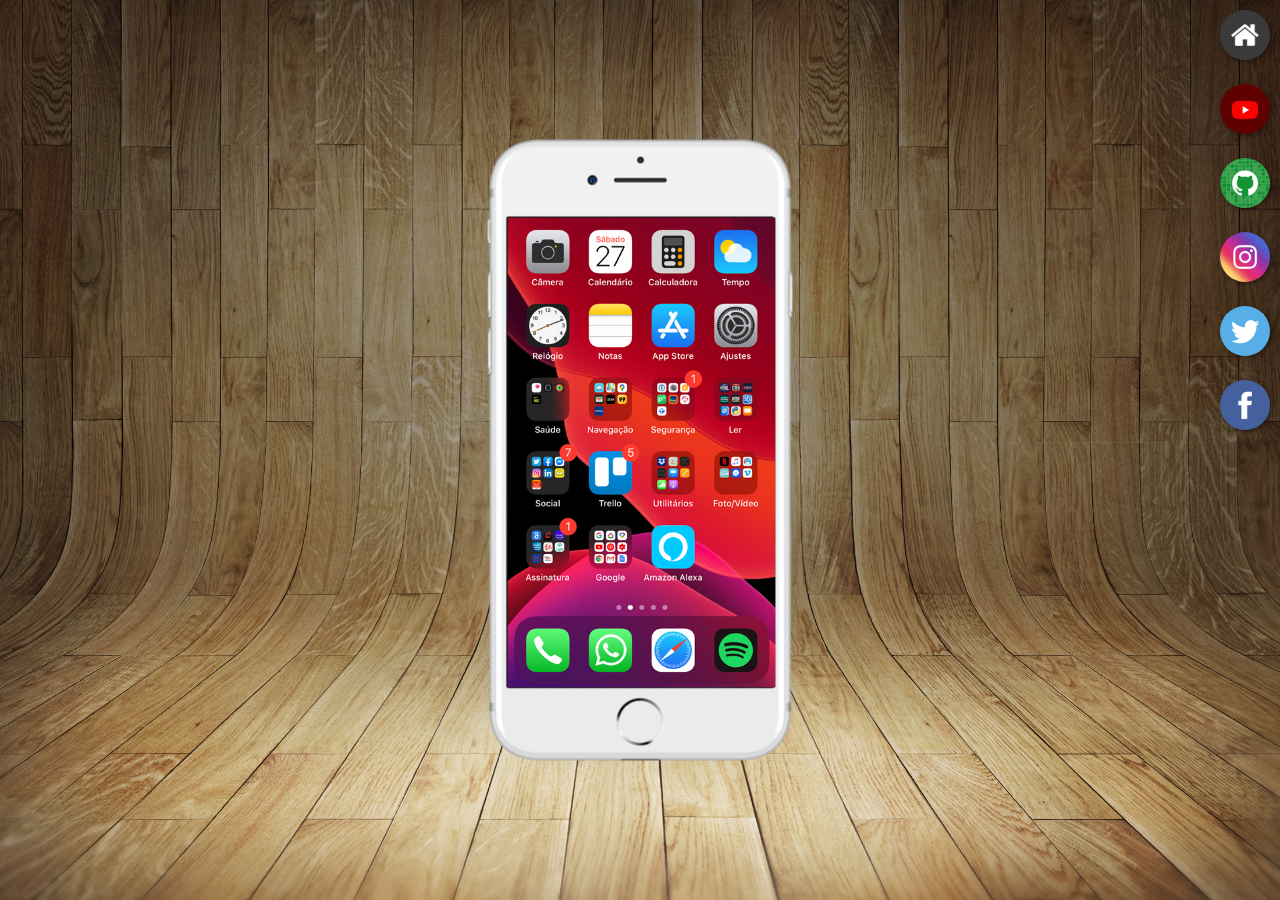
<file: index.html>
<!DOCTYPE html>
<html lang="pt-br">
<head>
    <meta charset="UTF-8">
    <meta name="viewport" content="width=device-width, initial-scale=1.0">
    <title>Projeto Redes Sociais</title>
    <link rel="stylesheet" href="estilos/style.css">
    <link rel="shortcut icon" href="favicon.ico" type="image/x-icon">
</head>
<body>
    <main>
        <section id="telefone">
            <iframe src="home.html" frameborder="0" name="tela" id="tela">
                Seu navegador não é compatível com isso.
            </iframe>
        </section>
        <section id="redes-sociais">
            <a href="home.html" target="tela"><img src="imagens/logo-home.jpg" alt="Home"></a><br>
            <a href="youtube.html" target="tela"><img src="imagens/logo-youtube.jpg" alt="YouTube"></a><br>
            <a href="github.html" target="tela"><img src="imagens/logo-github.jpg" alt="GitHub"></a><br>
            <a href="instagram.html" target="tela"><img src="imagens/logo-instagram.jpg" alt="Instagram"></a><br>
            <a href="twitter.html" target="tela"><img src="imagens/logo-twitter.jpg" alt="Twitter"></a><br>
            <a href="facebook.html" target="tela"><img src="imagens/logo-facebook.jpg" alt="Facebook"></a>
        </section>
    </main>
</body>
</html>
</file>
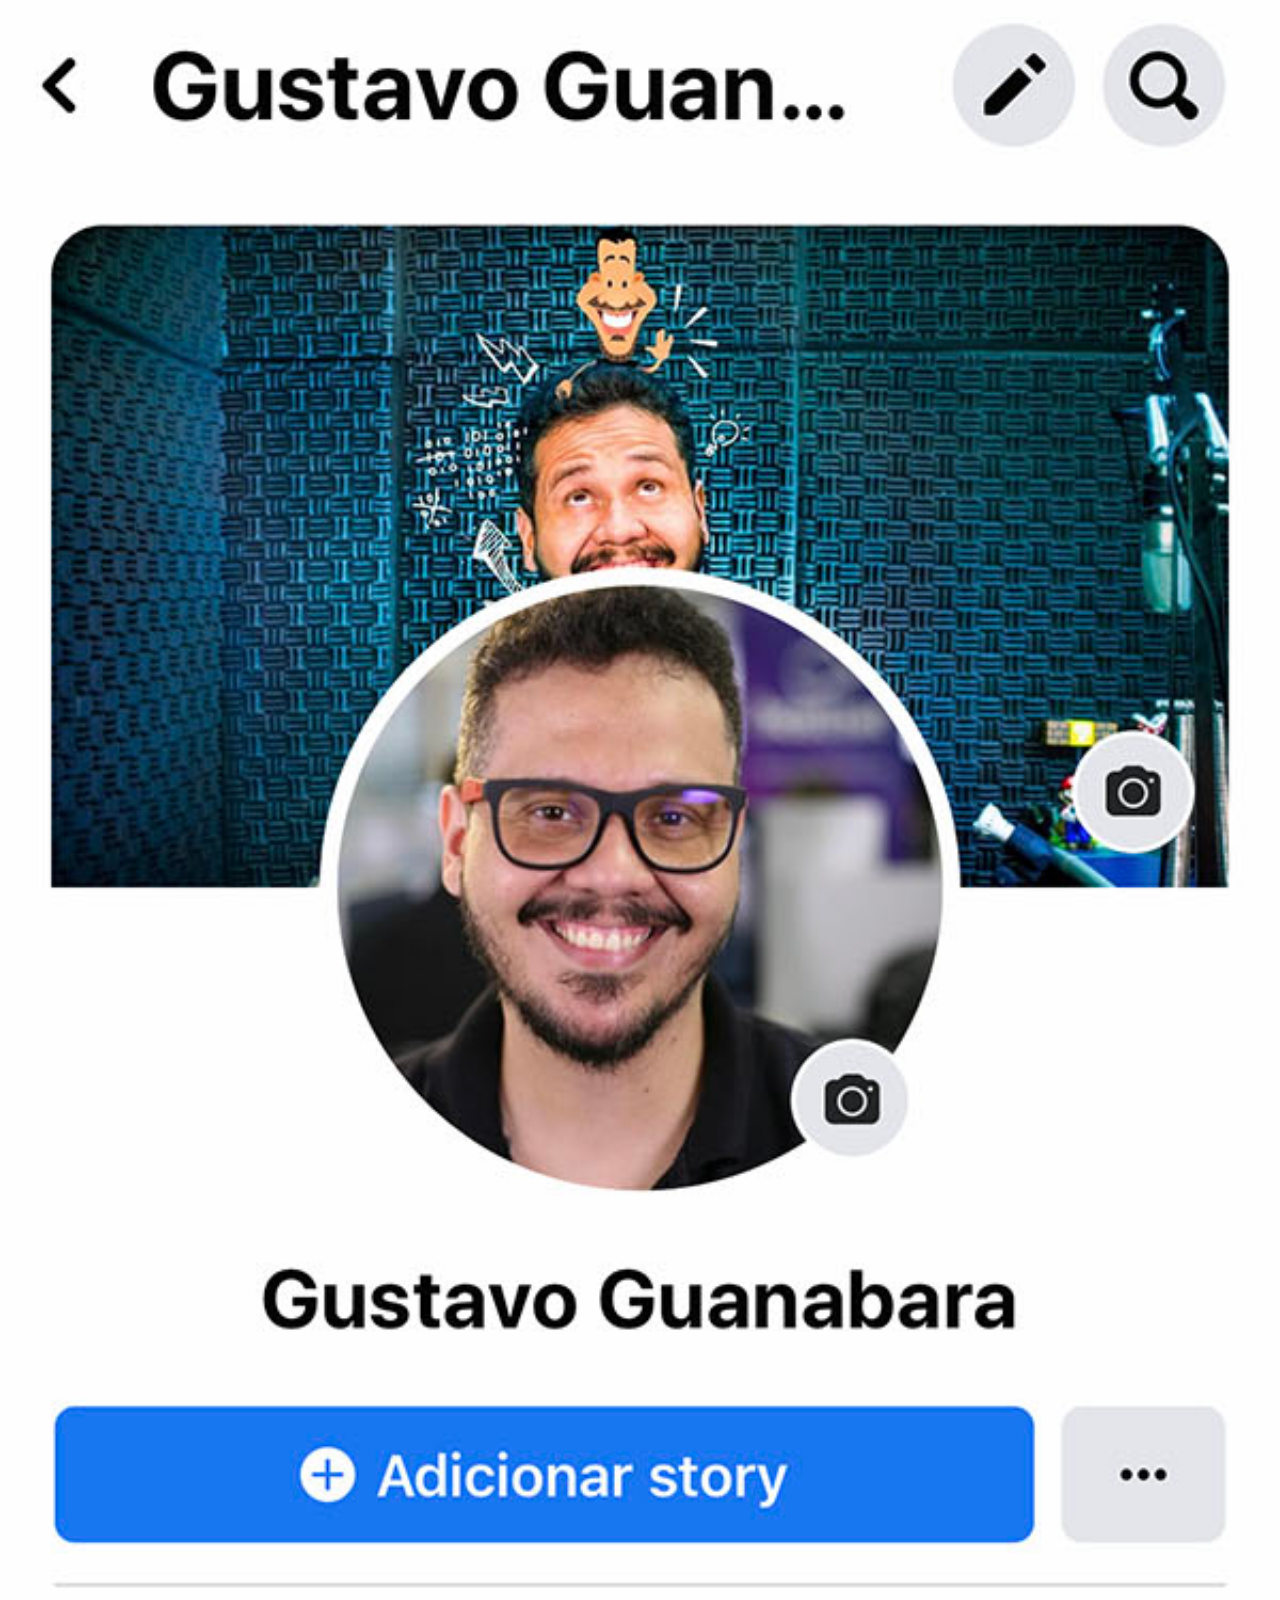
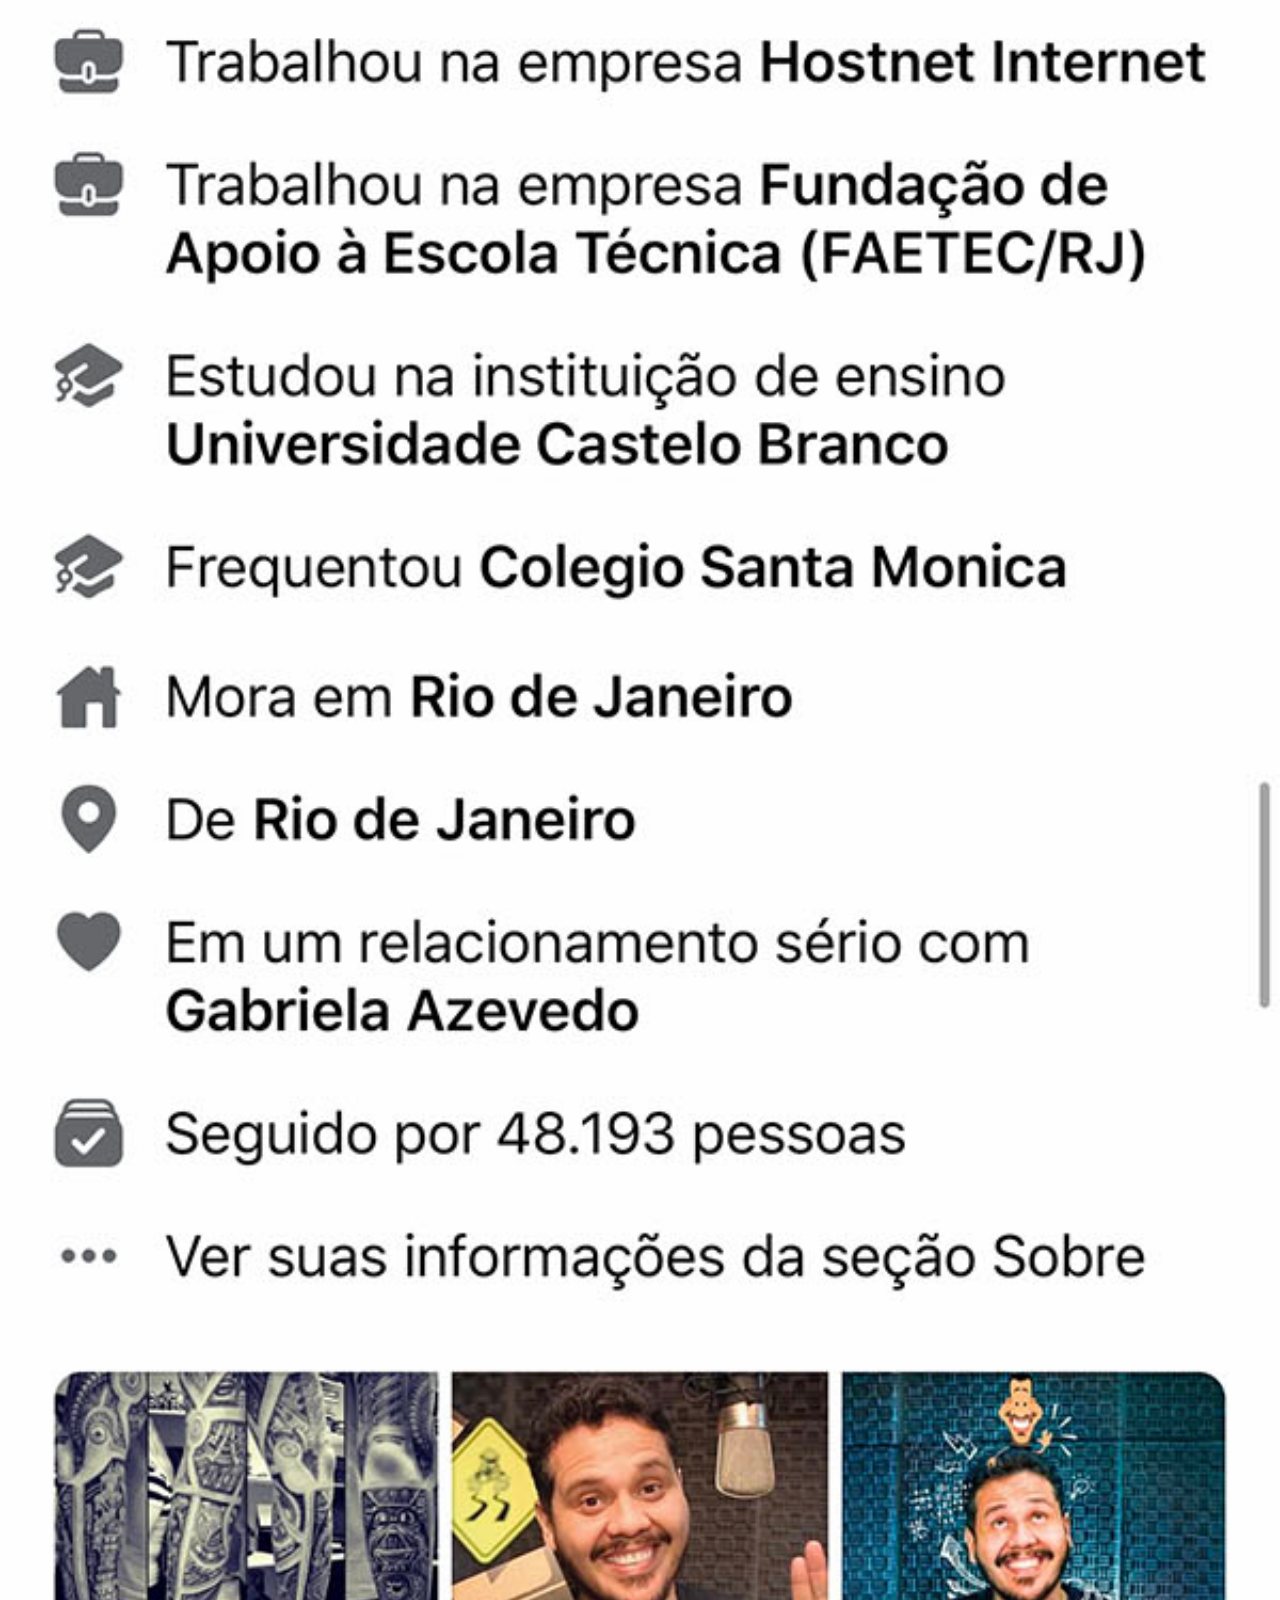
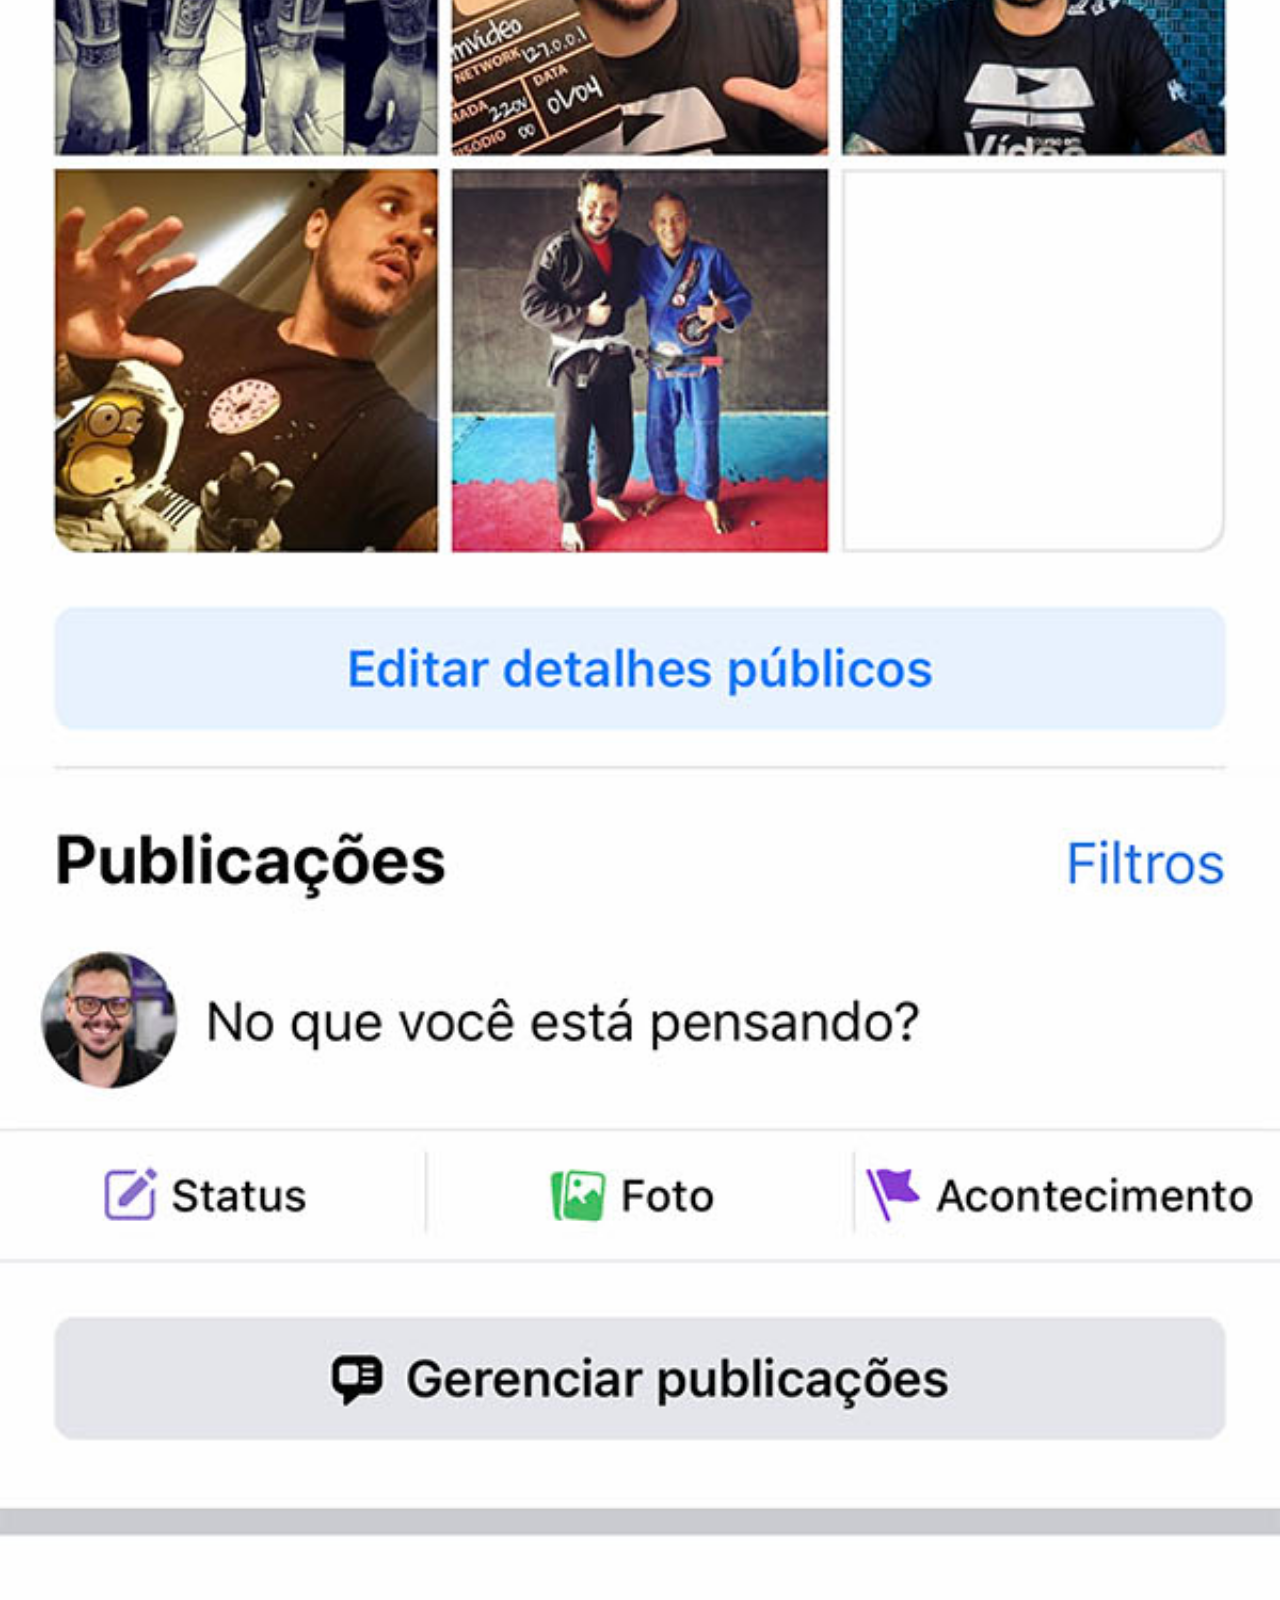
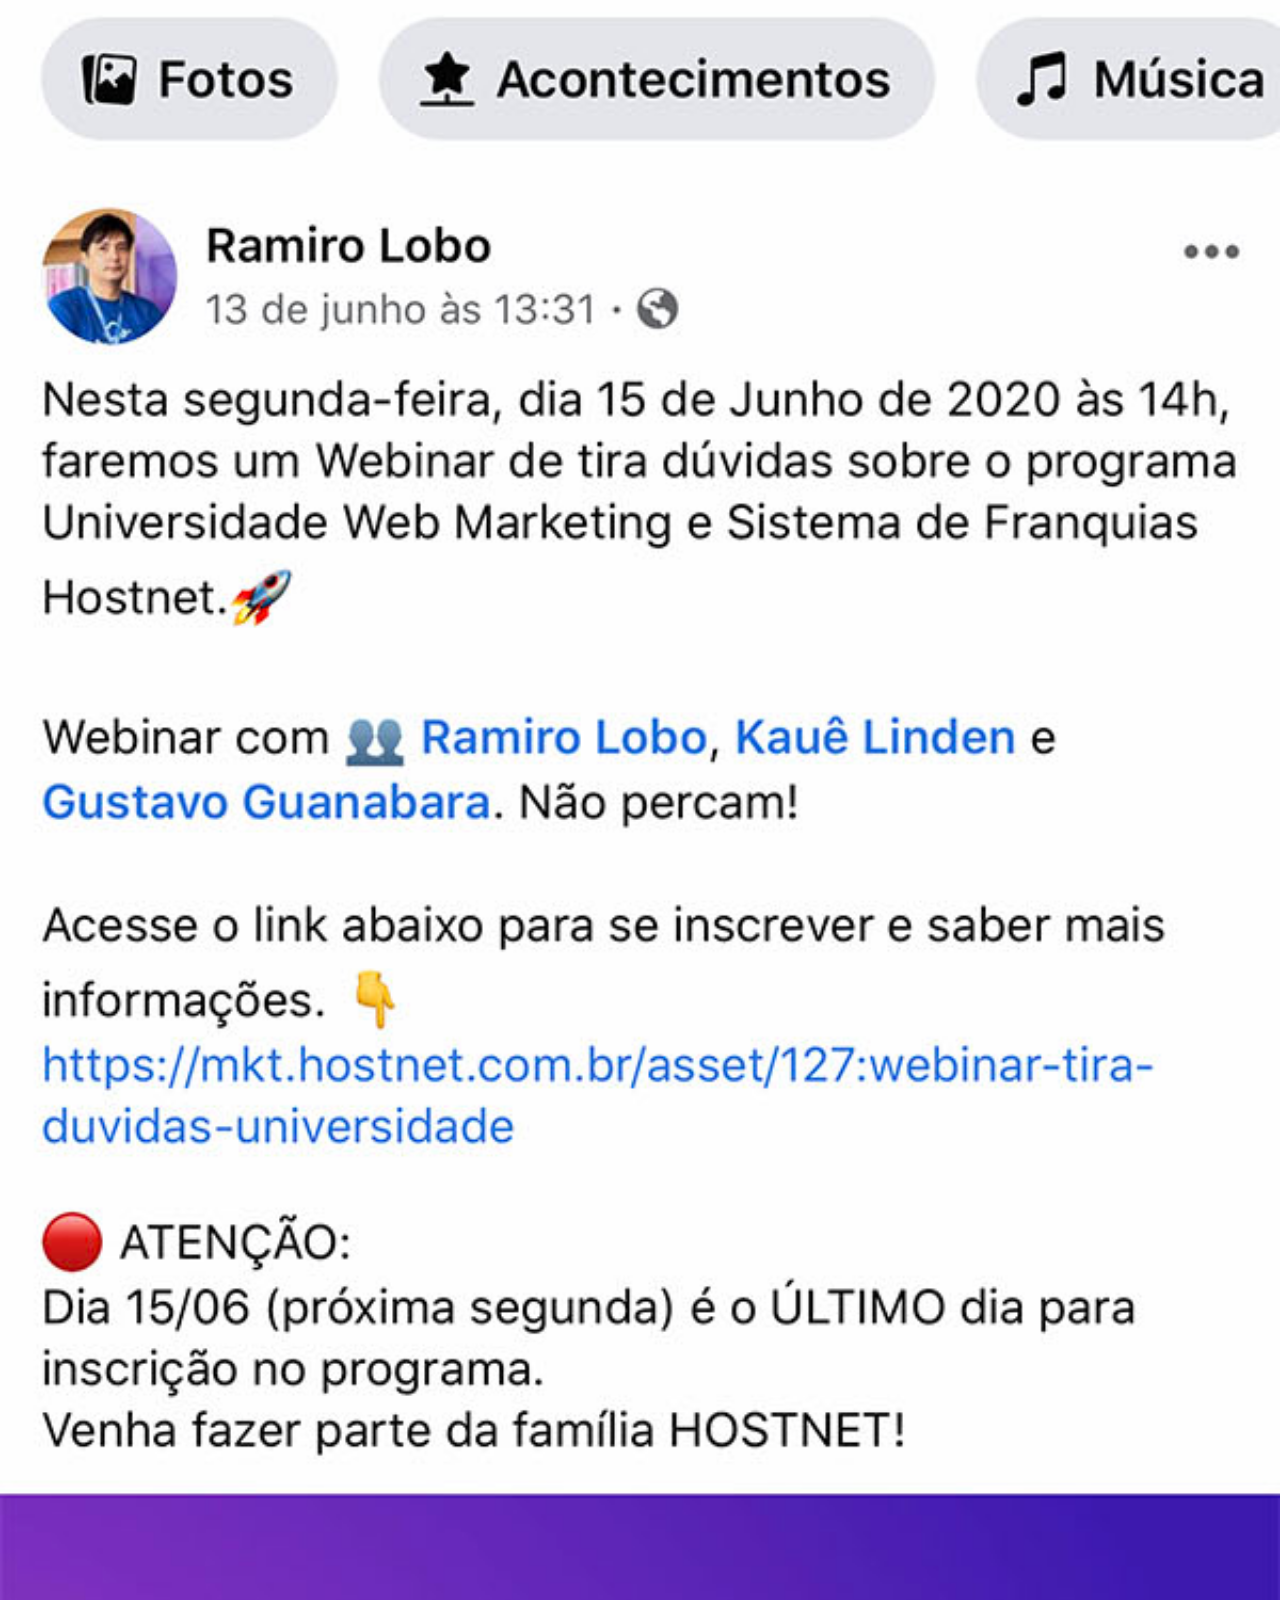
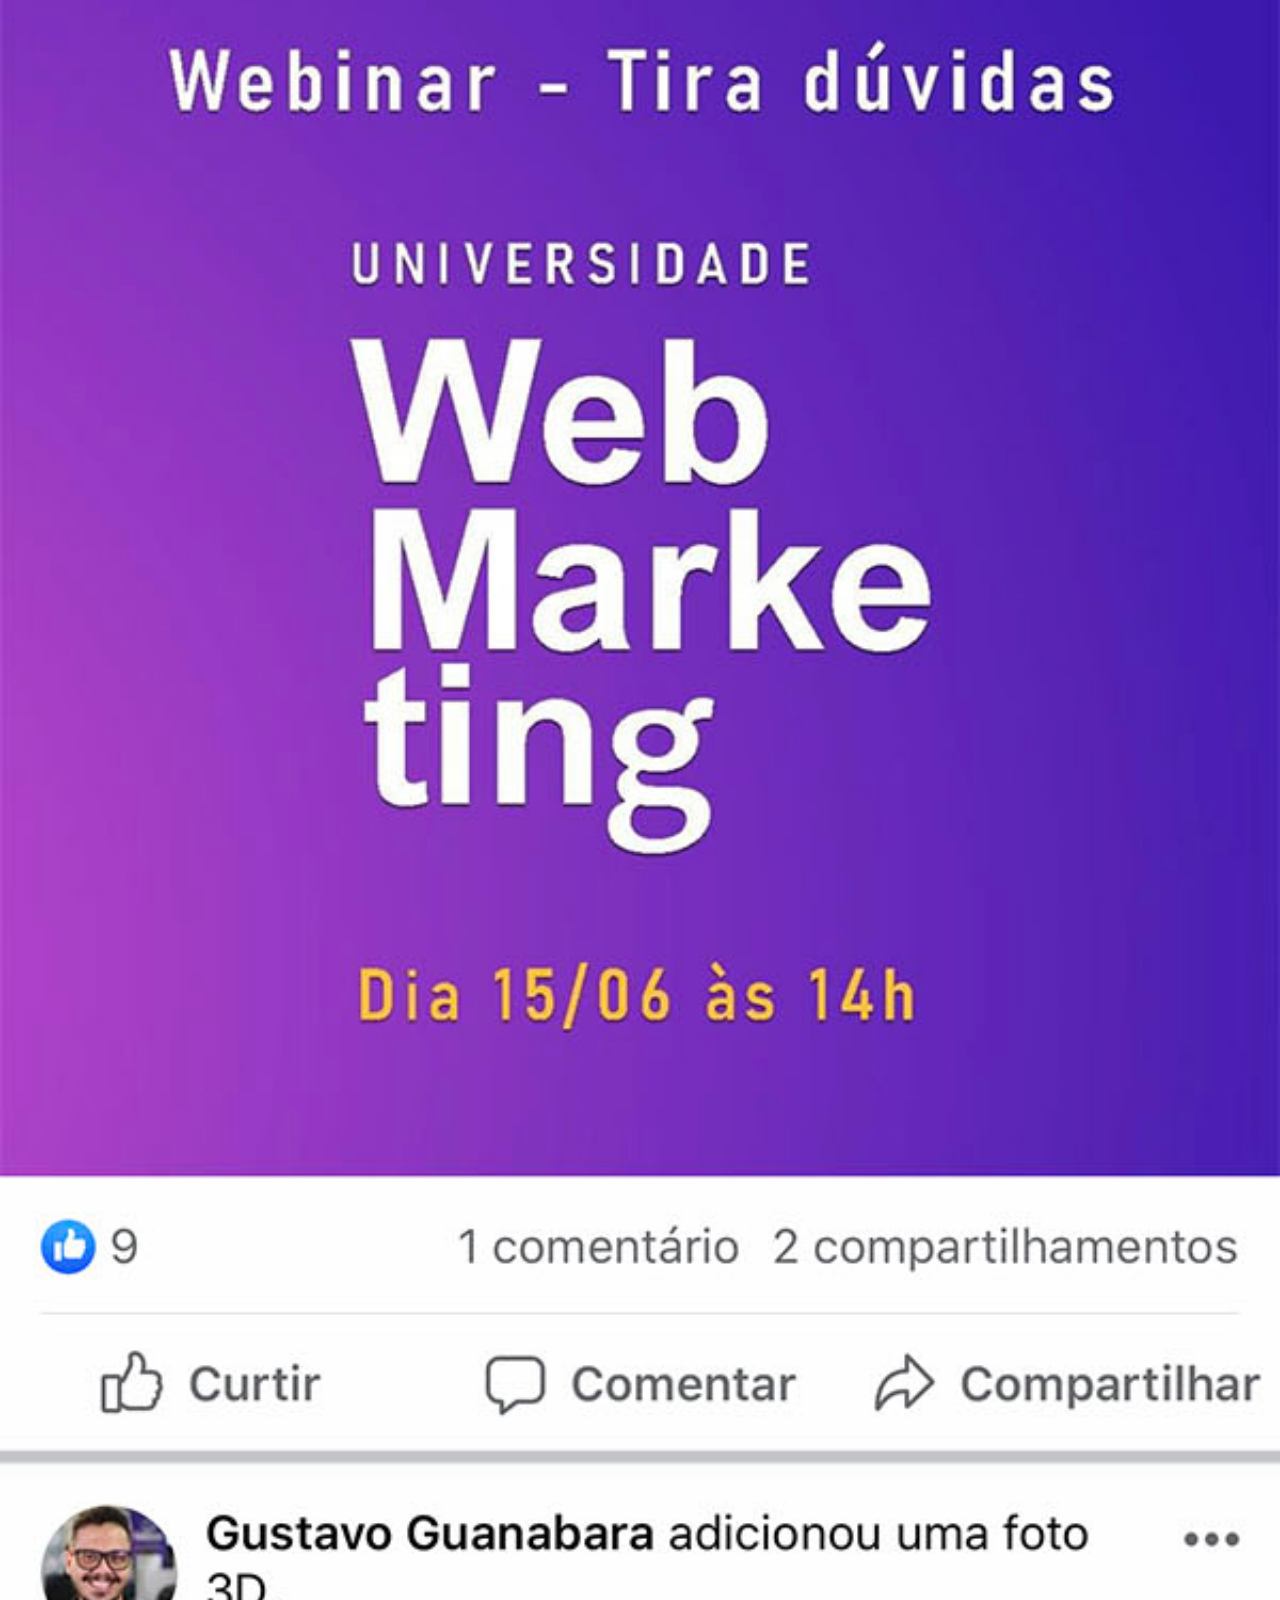
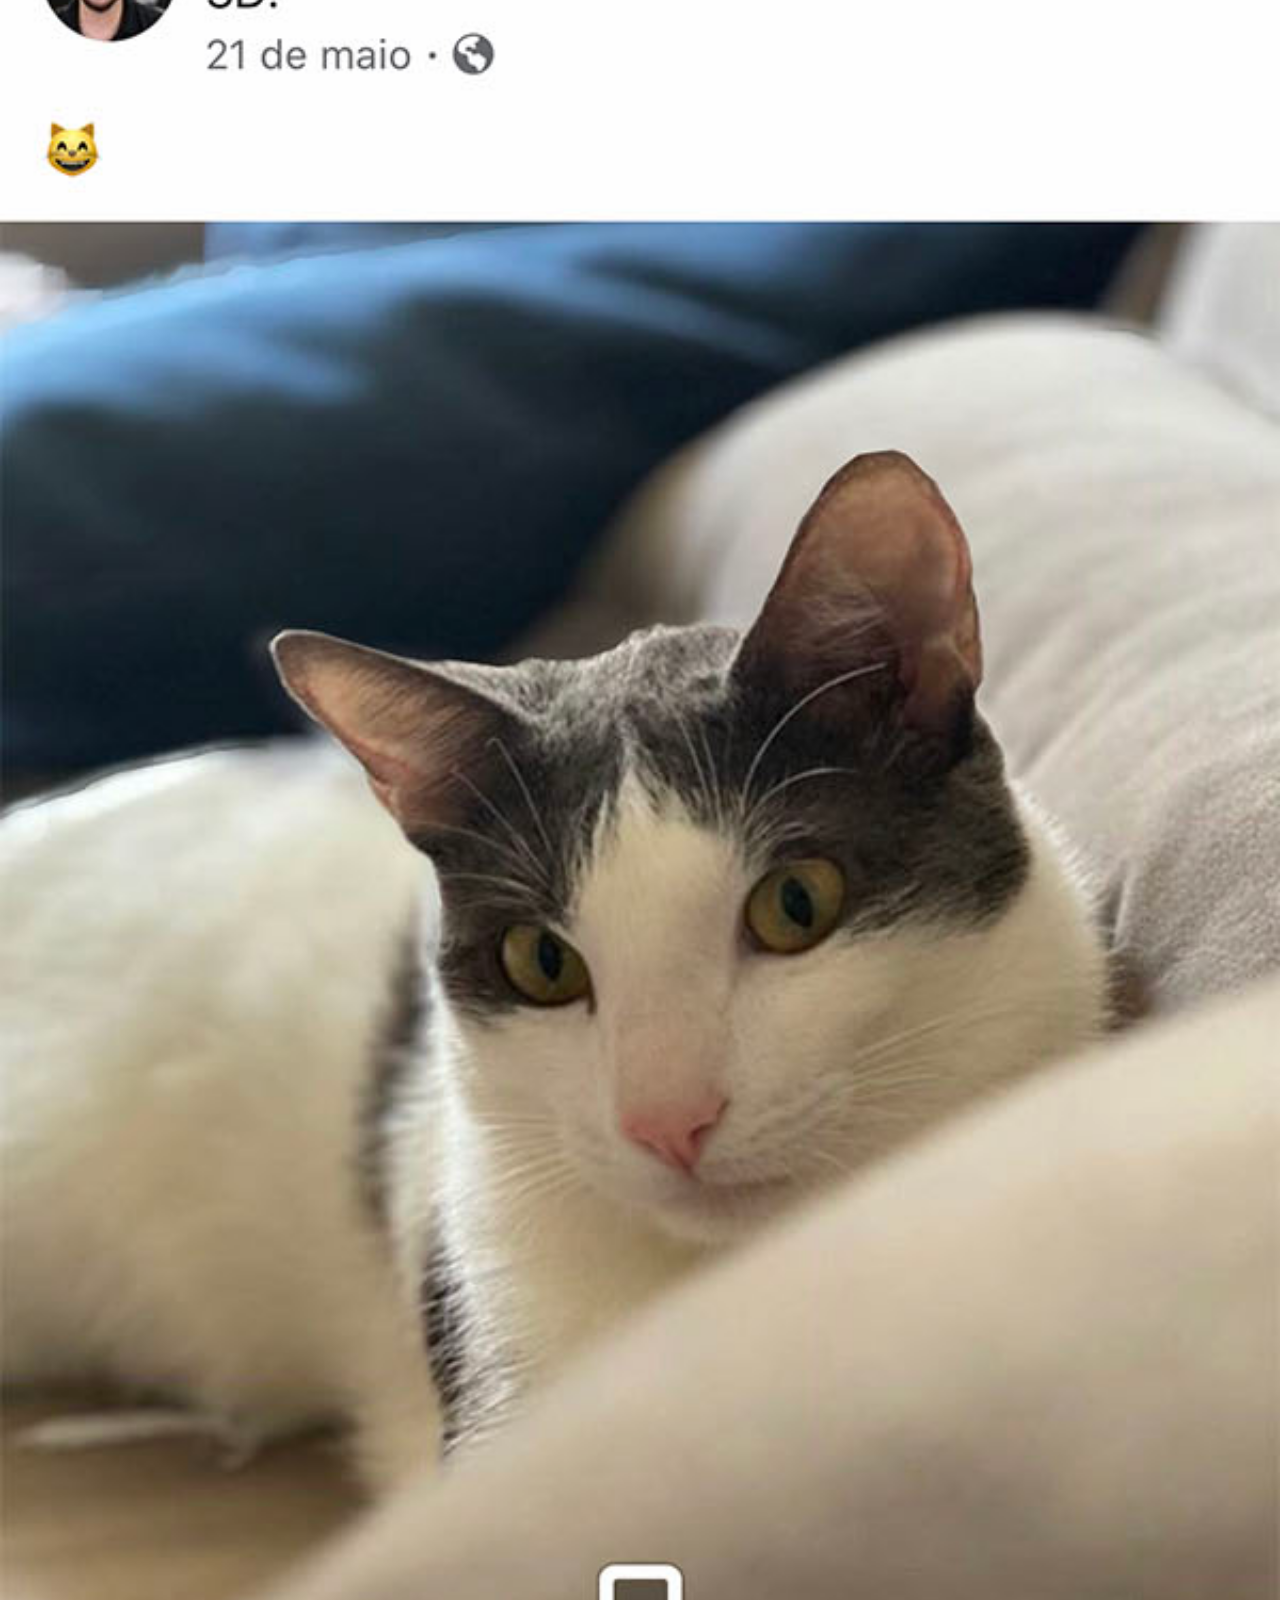
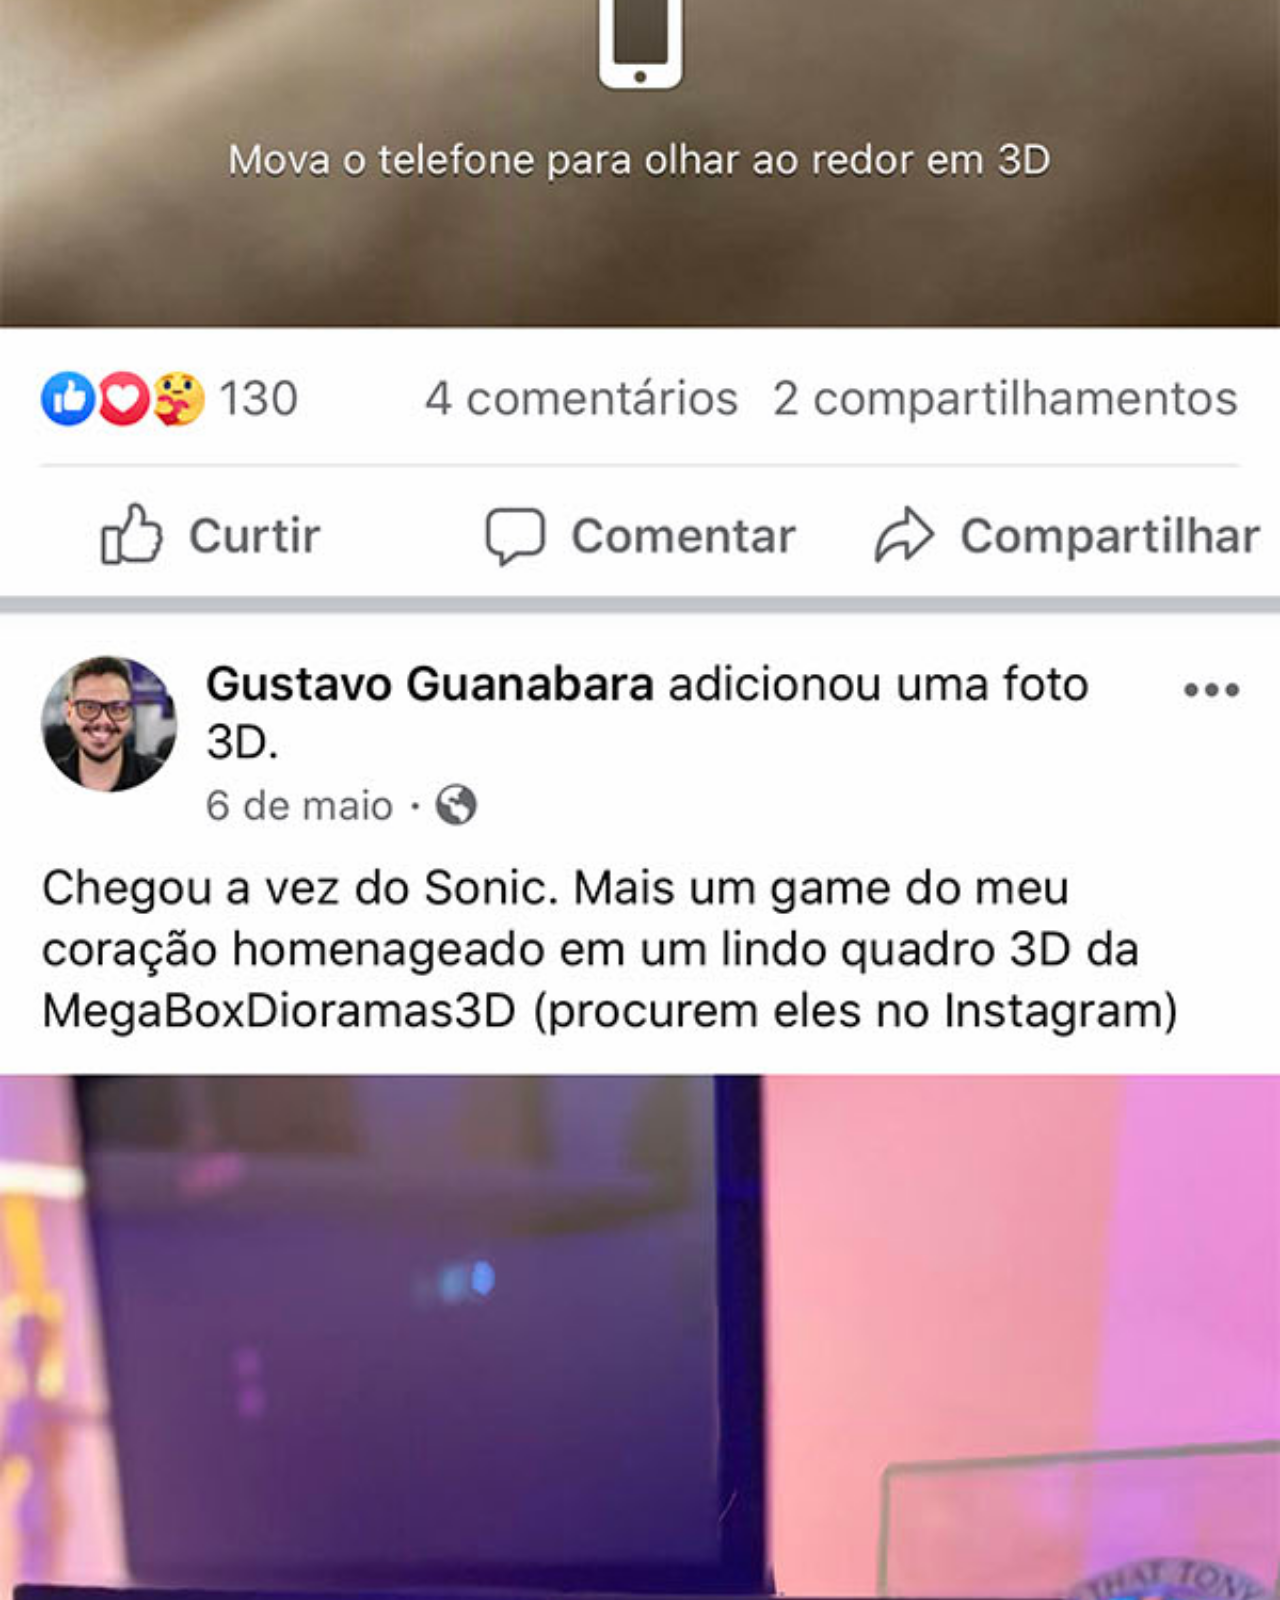
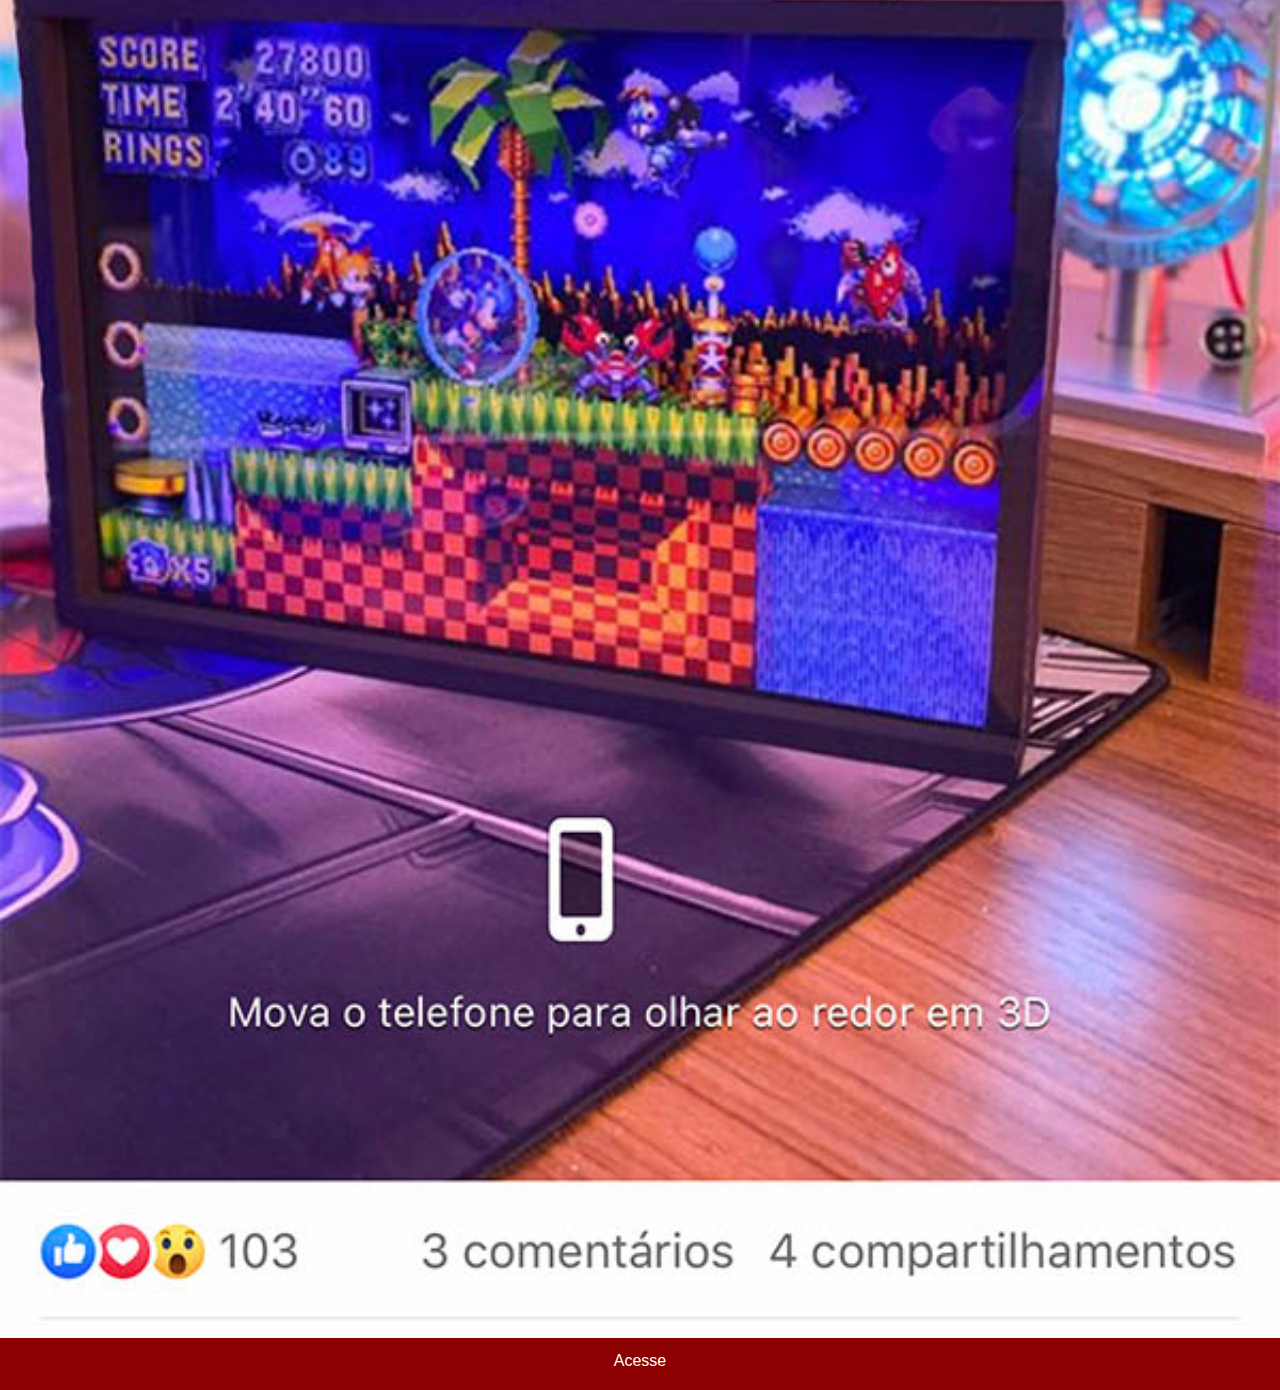
<file: facebook.html>
<!DOCTYPE html>
<html lang="pt-br">
<head>
    <meta charset="UTF-8">
    <meta name="viewport" content="width=device-width, initial-scale=1.0">
    <title>Facebook</title>
    <link rel="stylesheet" href="estilos/social.css">
</head>
<body>
    <img src="imagens/tela-facebook.jpg" alt="Instagram" />
    <a
      href="https://www.facebook.com/gustavoguanabara/?locale=pt_BR"
      target="_blank"
      >Acesse</a
</body>
</html>
</file>
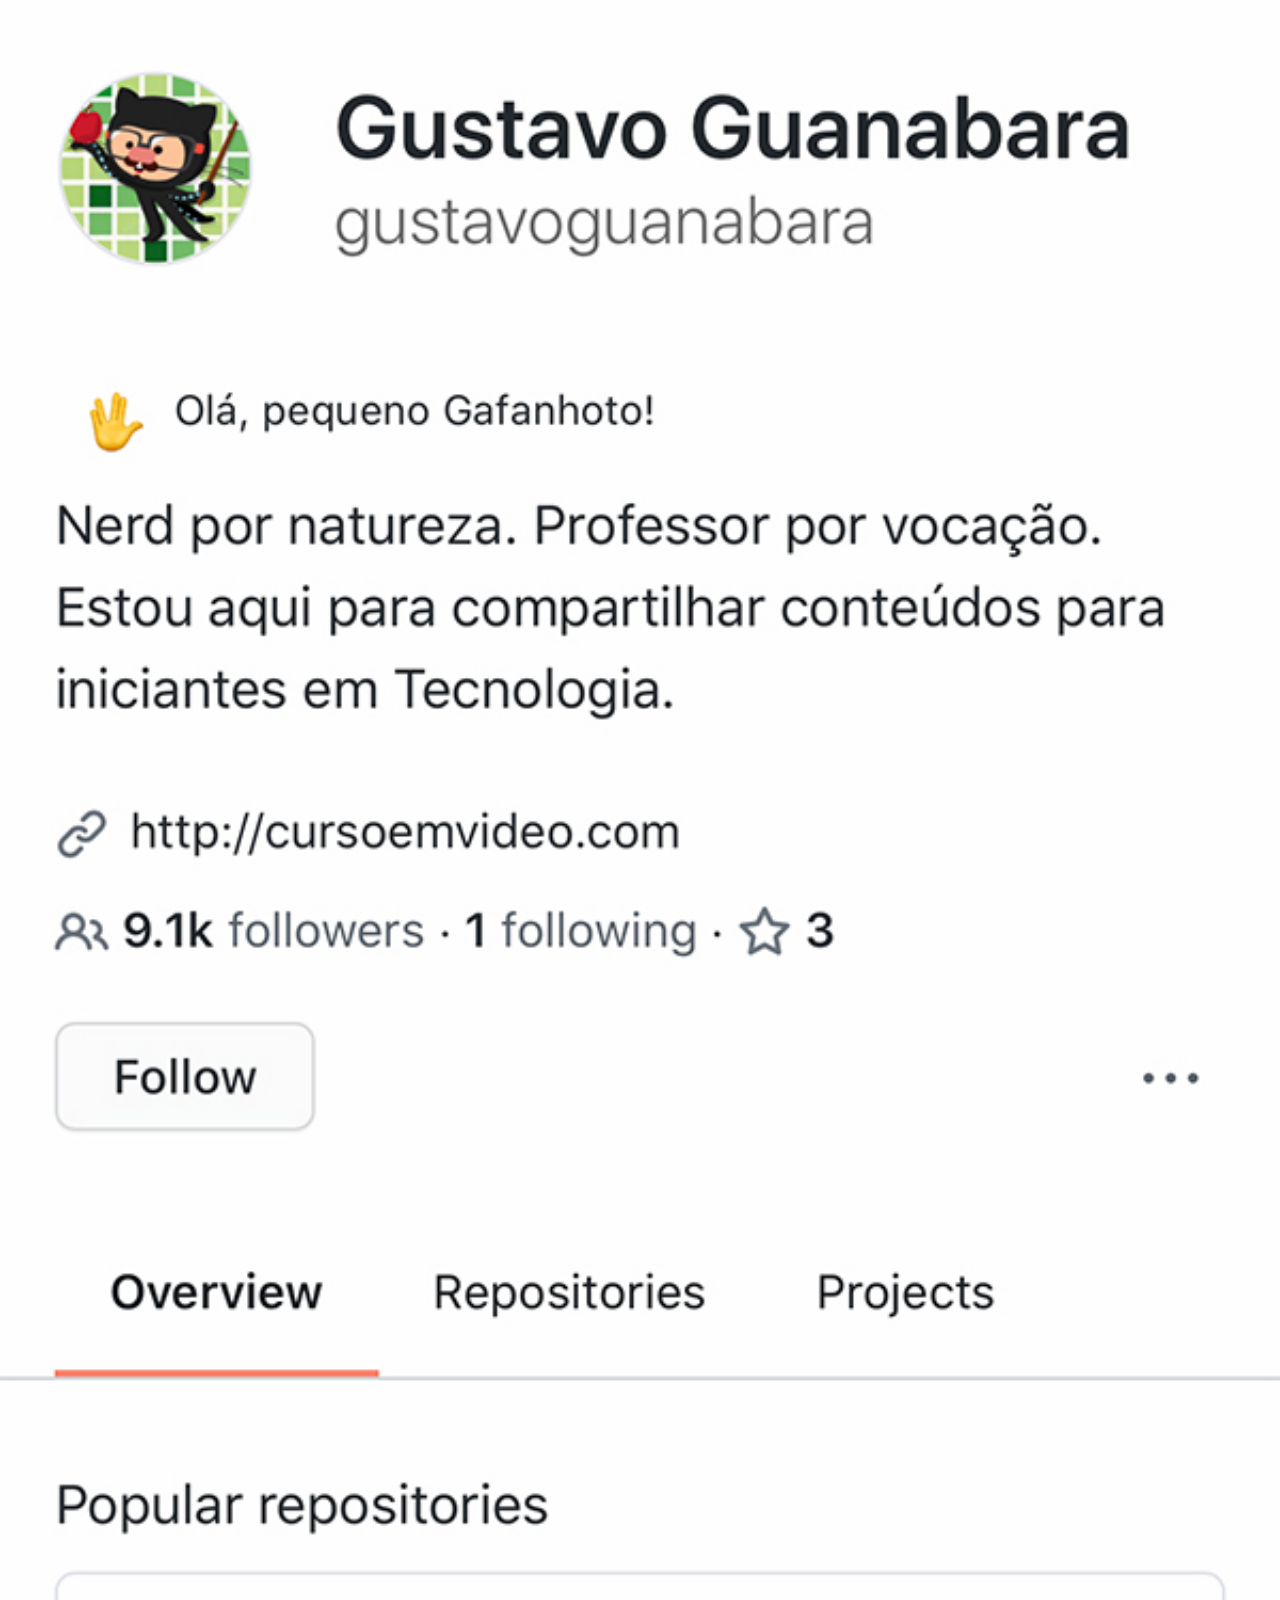
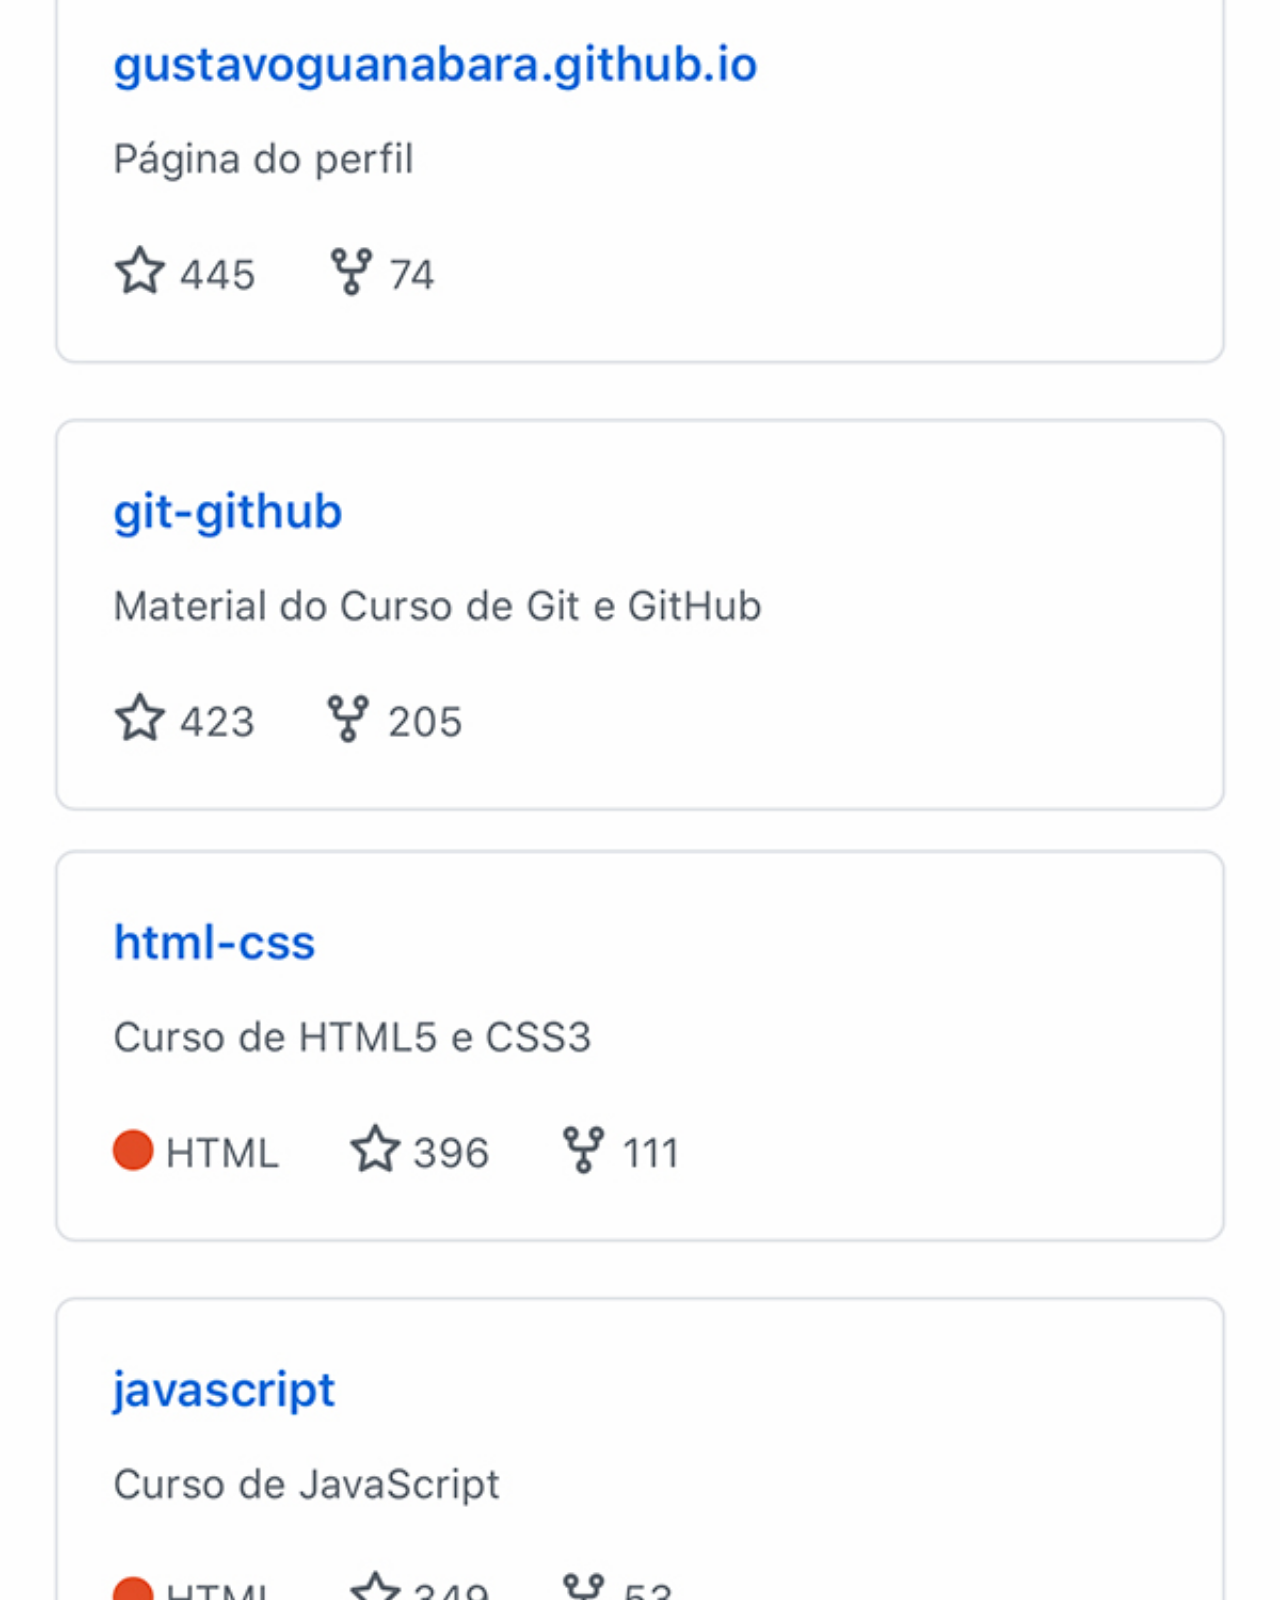
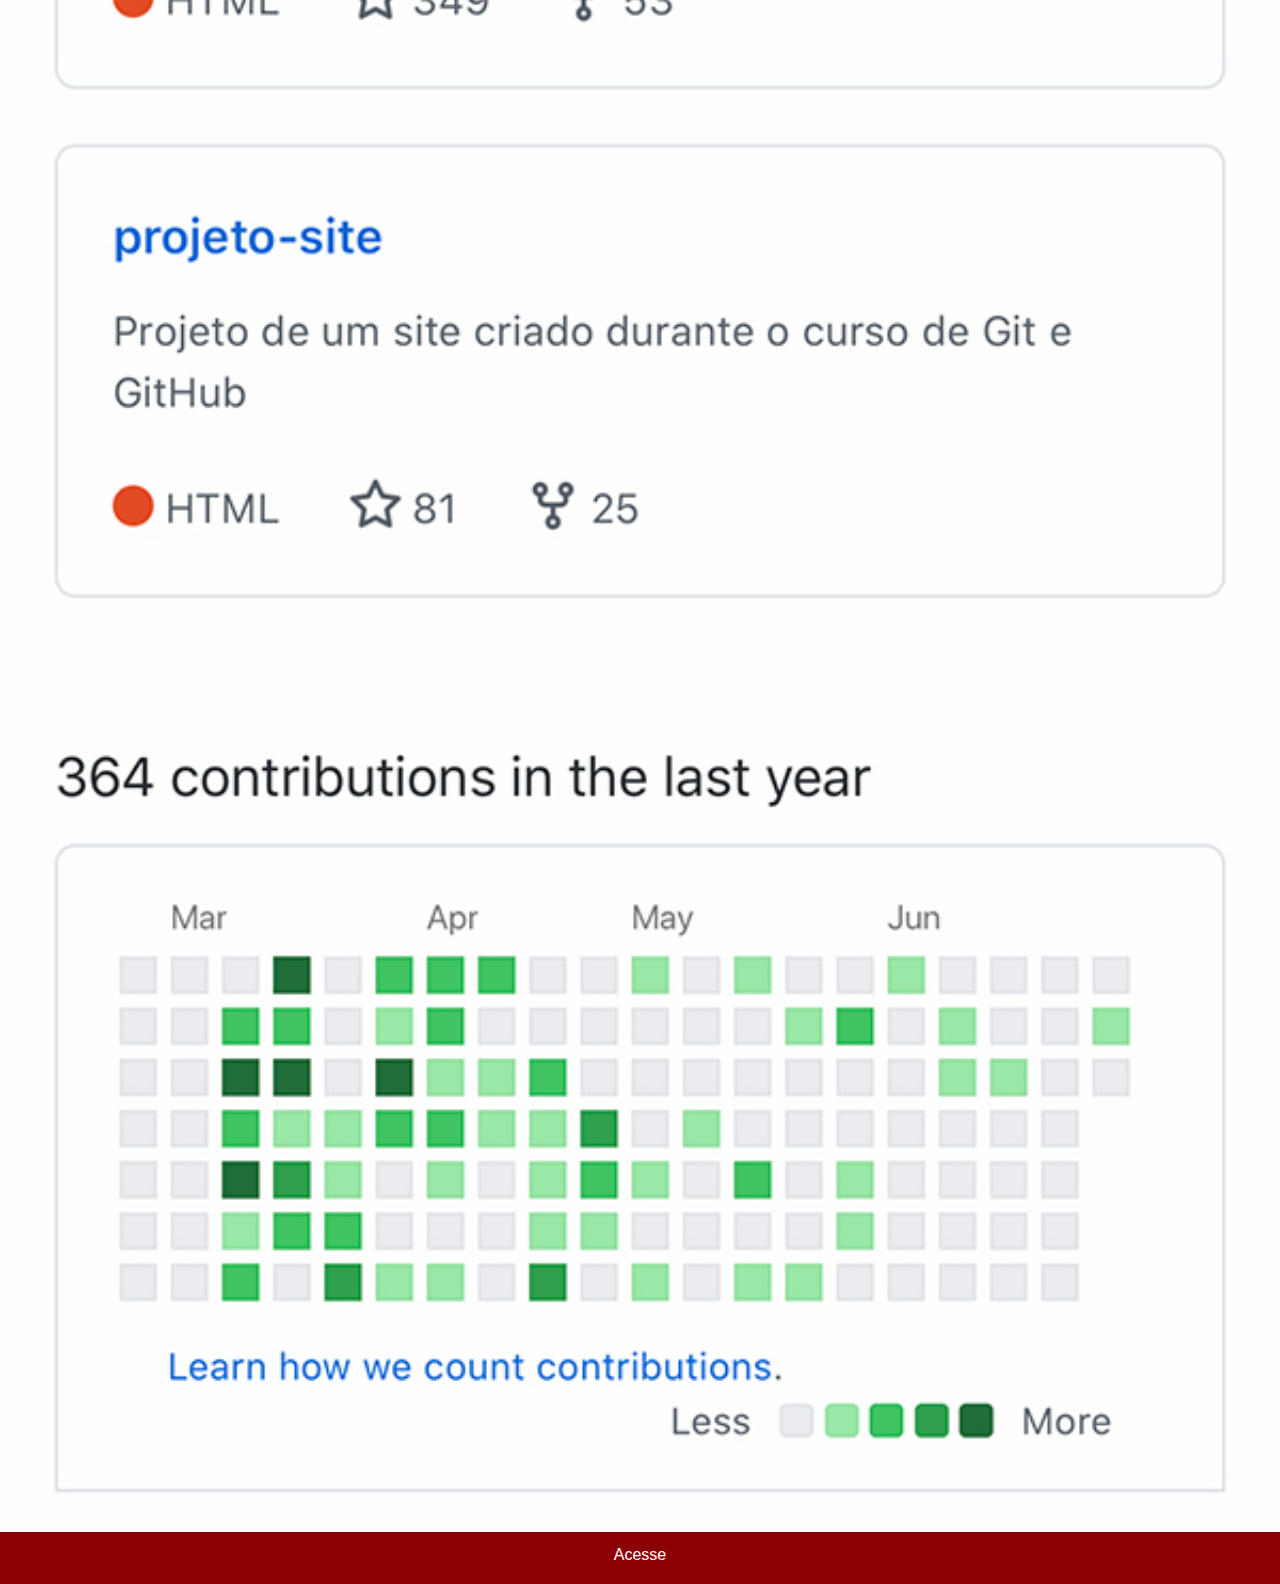
<file: github.html>
<!DOCTYPE html>
<html lang="pt-br">
<head>
    <meta charset="UTF-8">
    <meta name="viewport" content="width=device-width, initial-scale=1.0">
    <title>GitHub</title>
    <link rel="stylesheet" href="estilos/social.css">
</head>
<body>
    <img src="imagens/tela-github.jpg" alt="GitHub" />
    <a
      href="https://github.com/gustavoguanabara"
      target="_blank"
      >Acesse</a
</body>
</html>
</file>
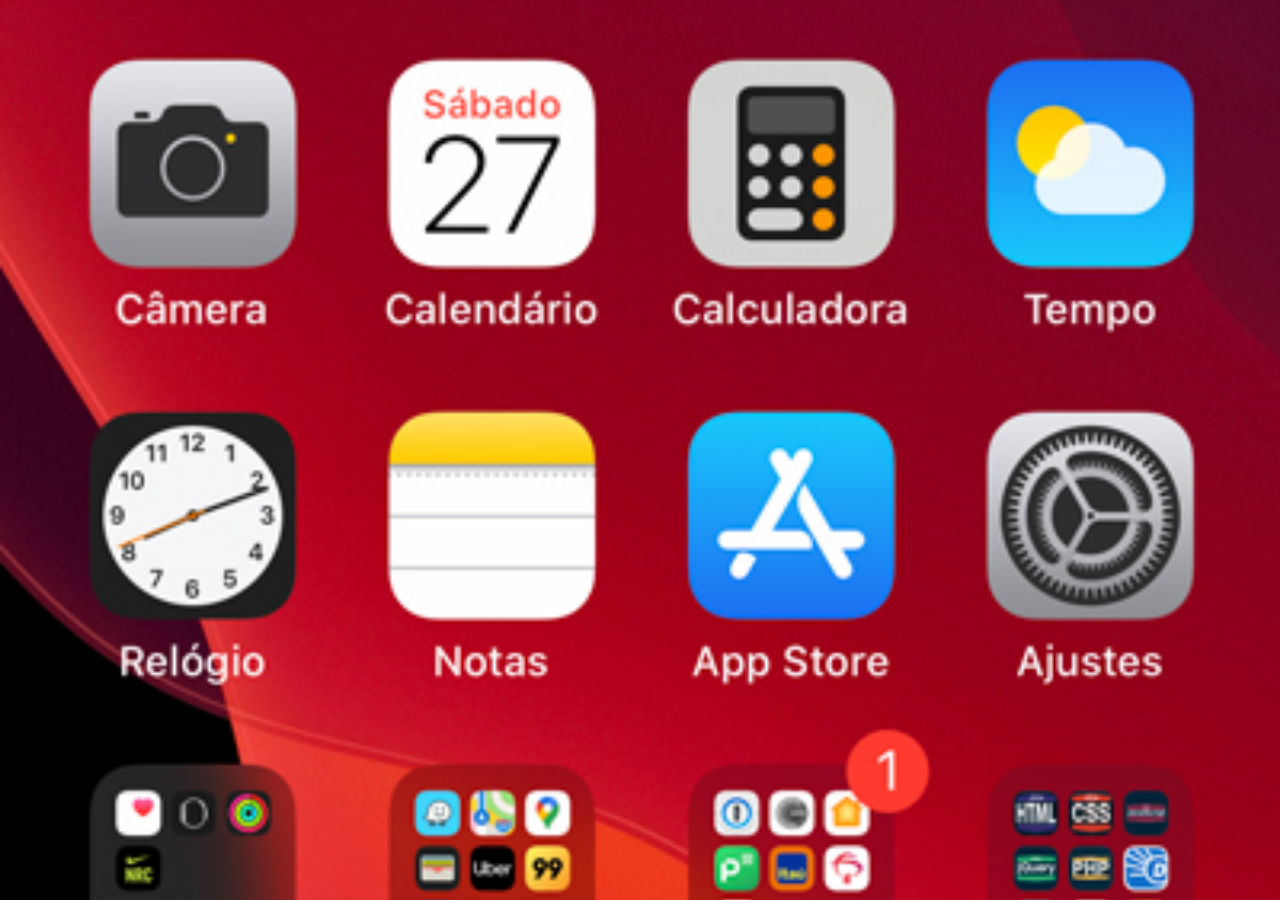
<file: home.html>
<!DOCTYPE html>
<html lang="pt-br">
<head>
    <meta charset="UTF-8">
    <meta name="viewport" content="width=device-width, initial-scale=1.0">
    <title>Home</title>
    <style>
        *{
            margin: 0;
            padding: 0;
        }
        body{
            height: 100vh;
            width: 100vw;
            background: black url(imagens/tela-home.jpg) no-repeat top center;
            background-size: cover;
        }
    </style>
</head>
<body>
    
</body>
</html>
</file>
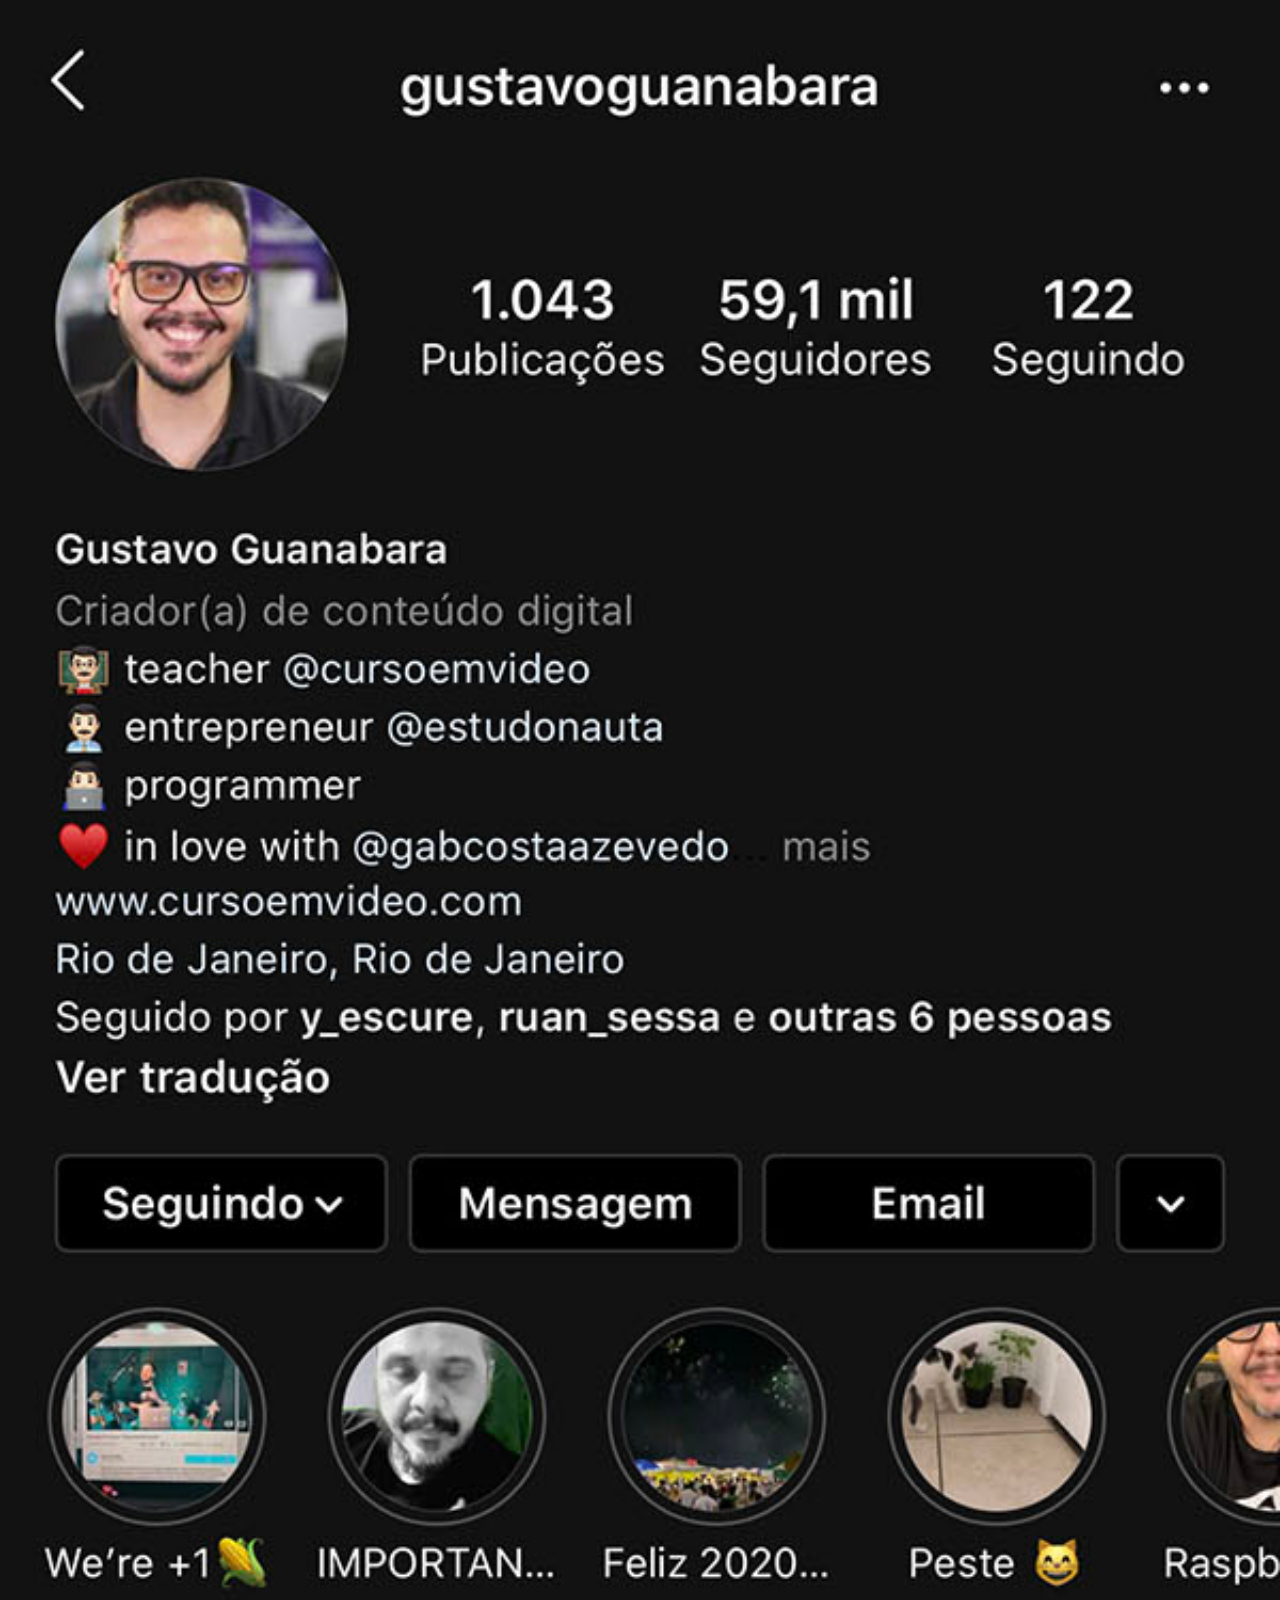
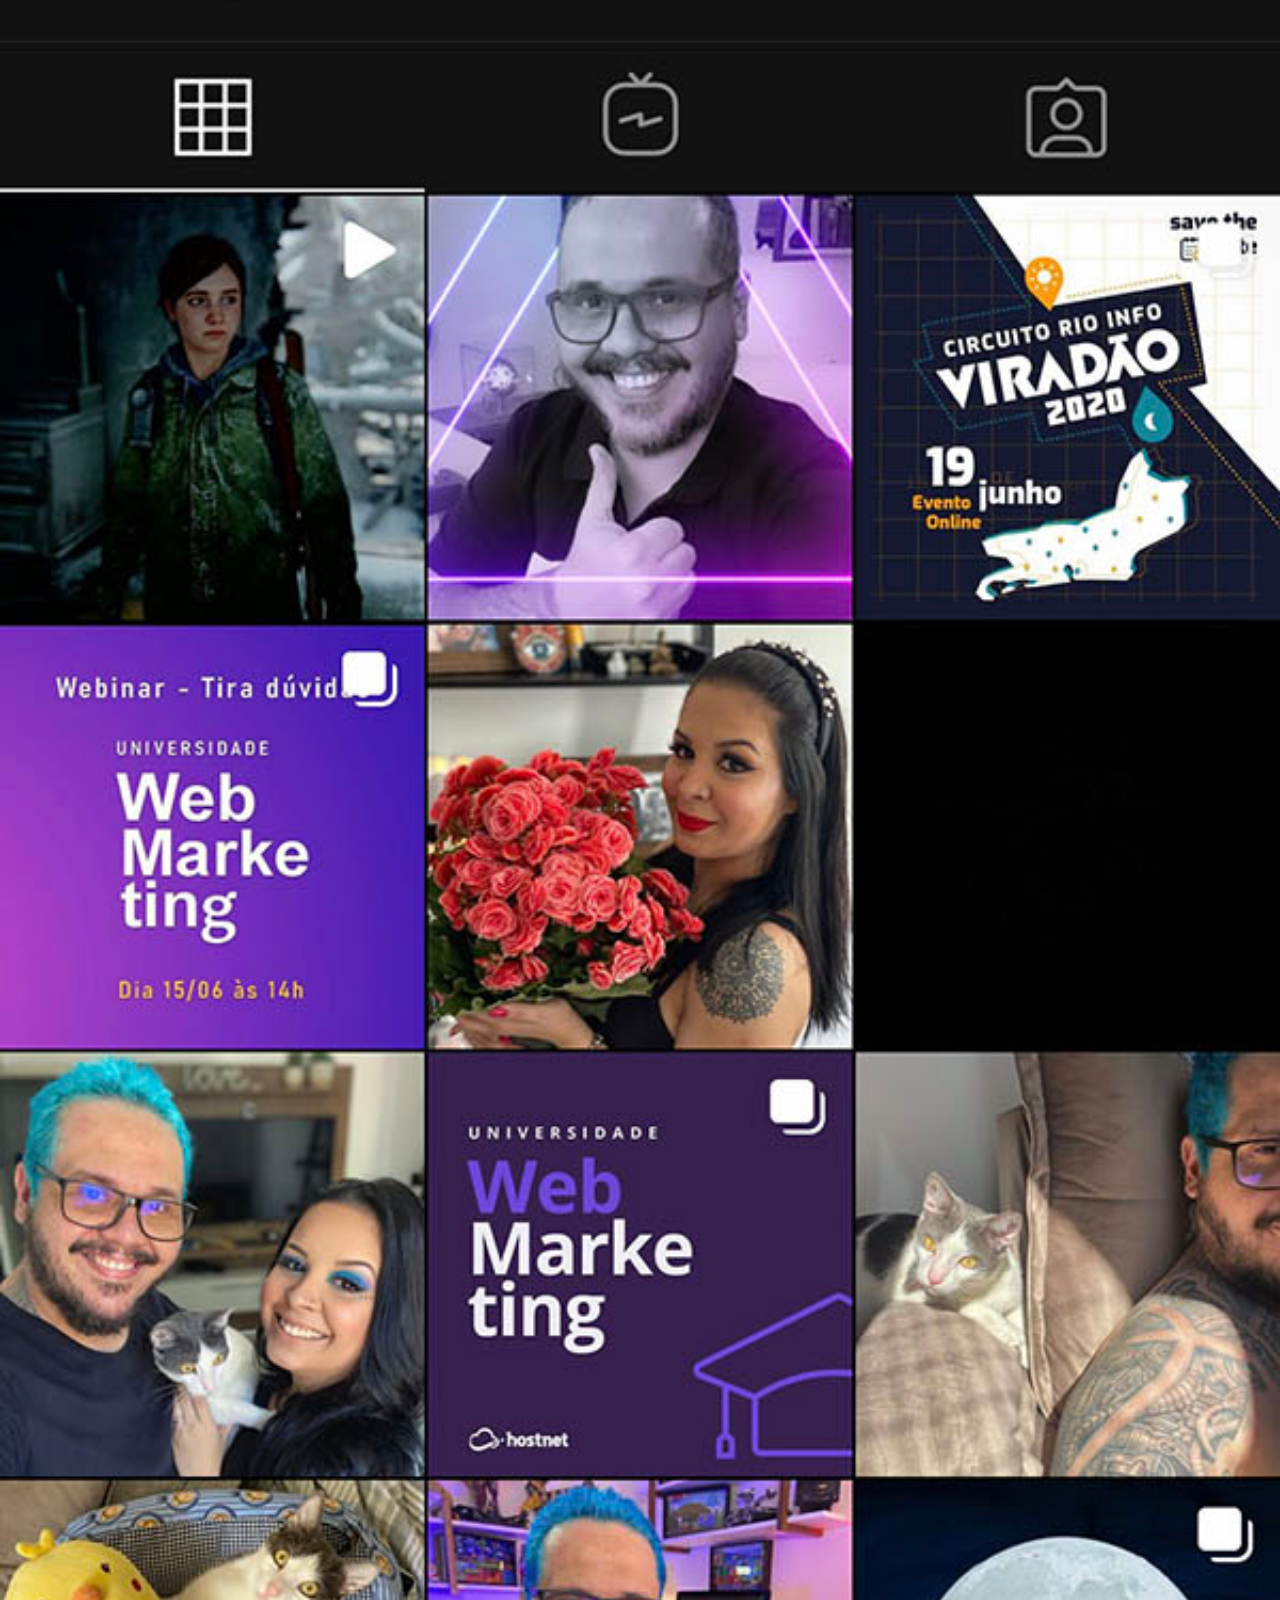
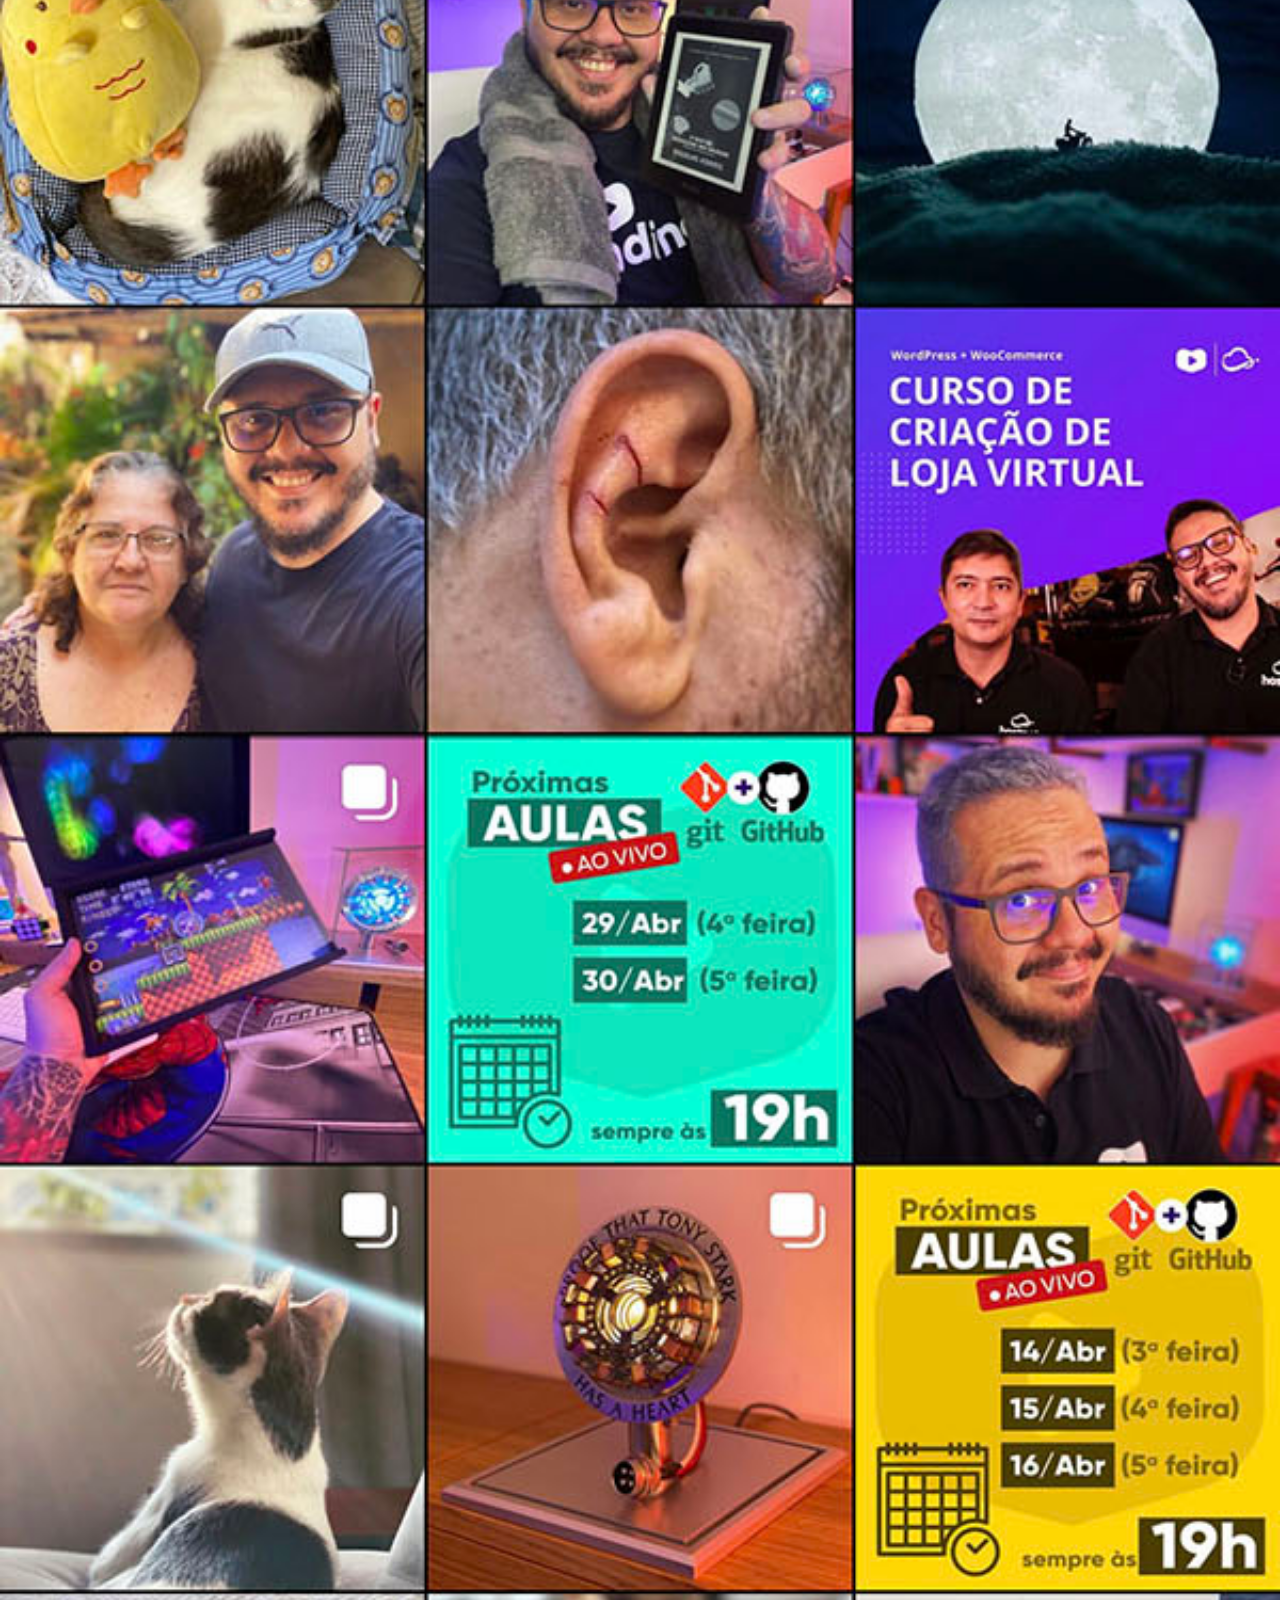
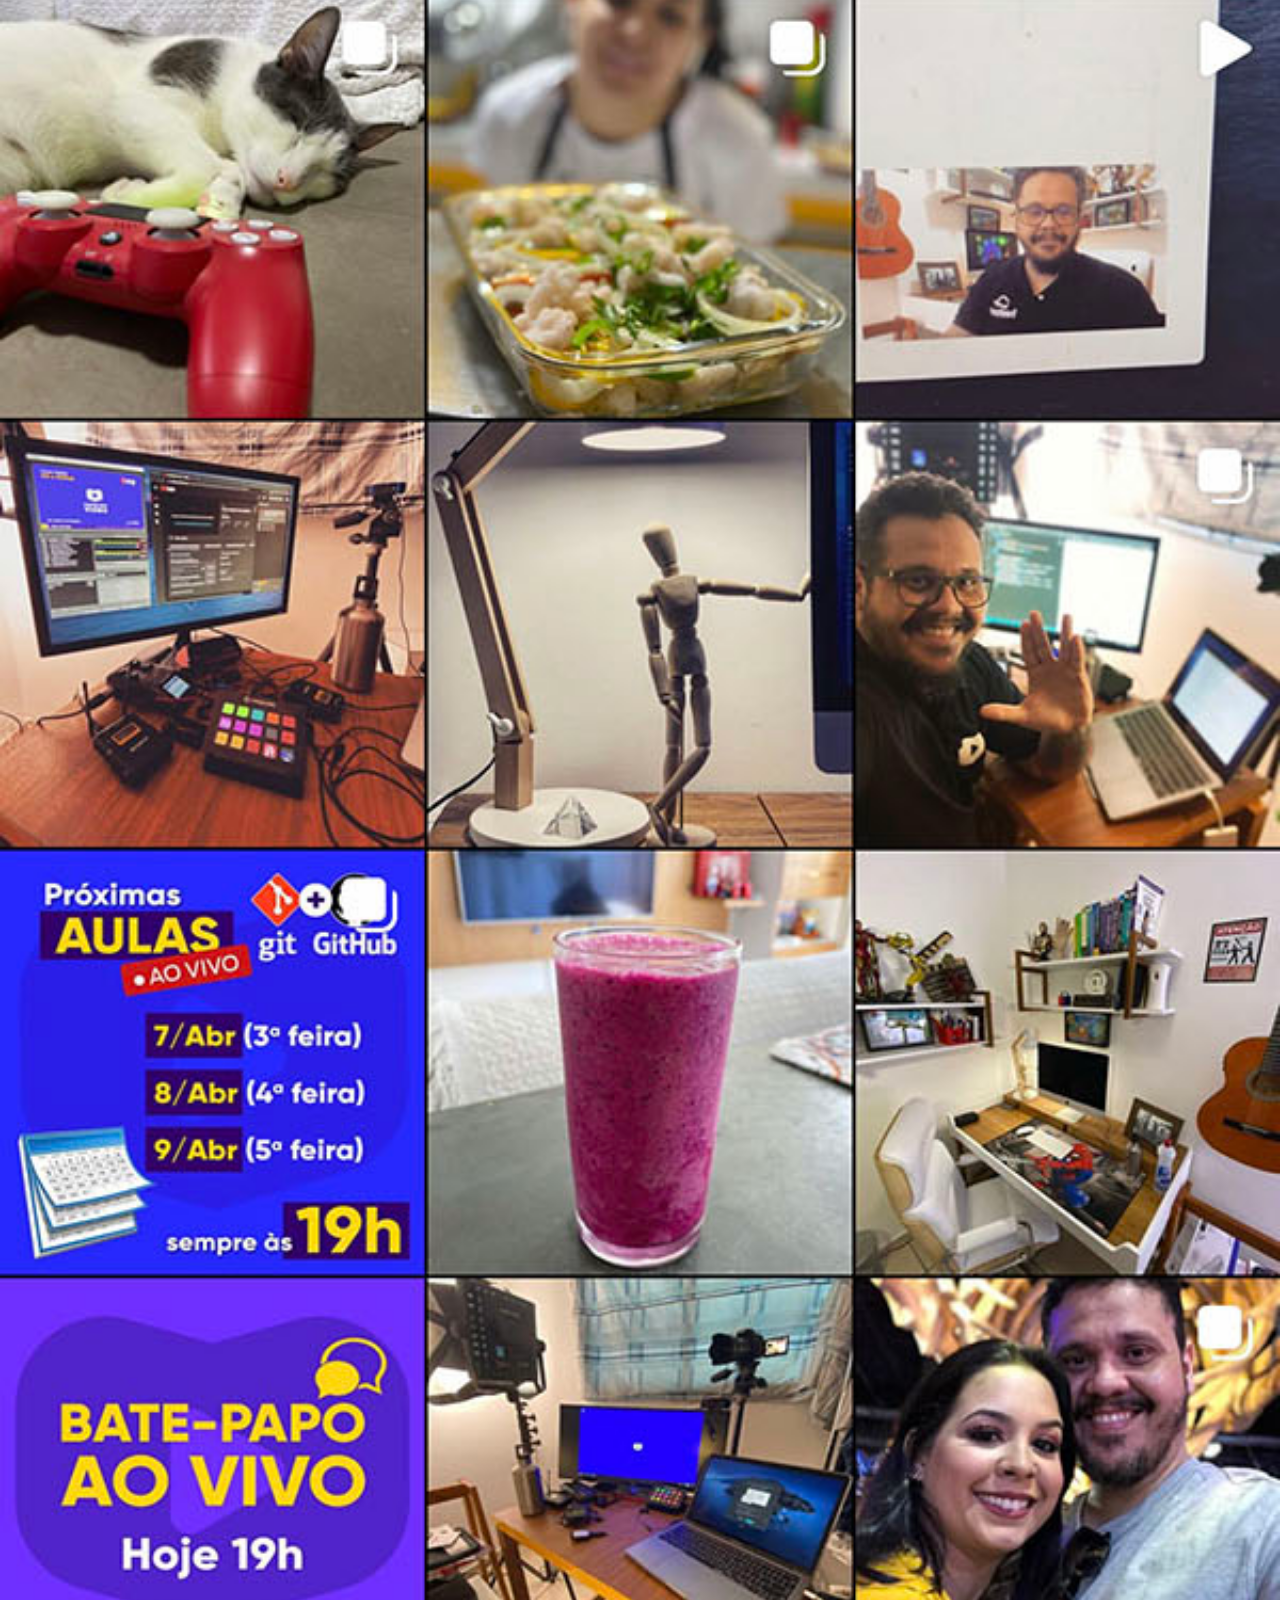
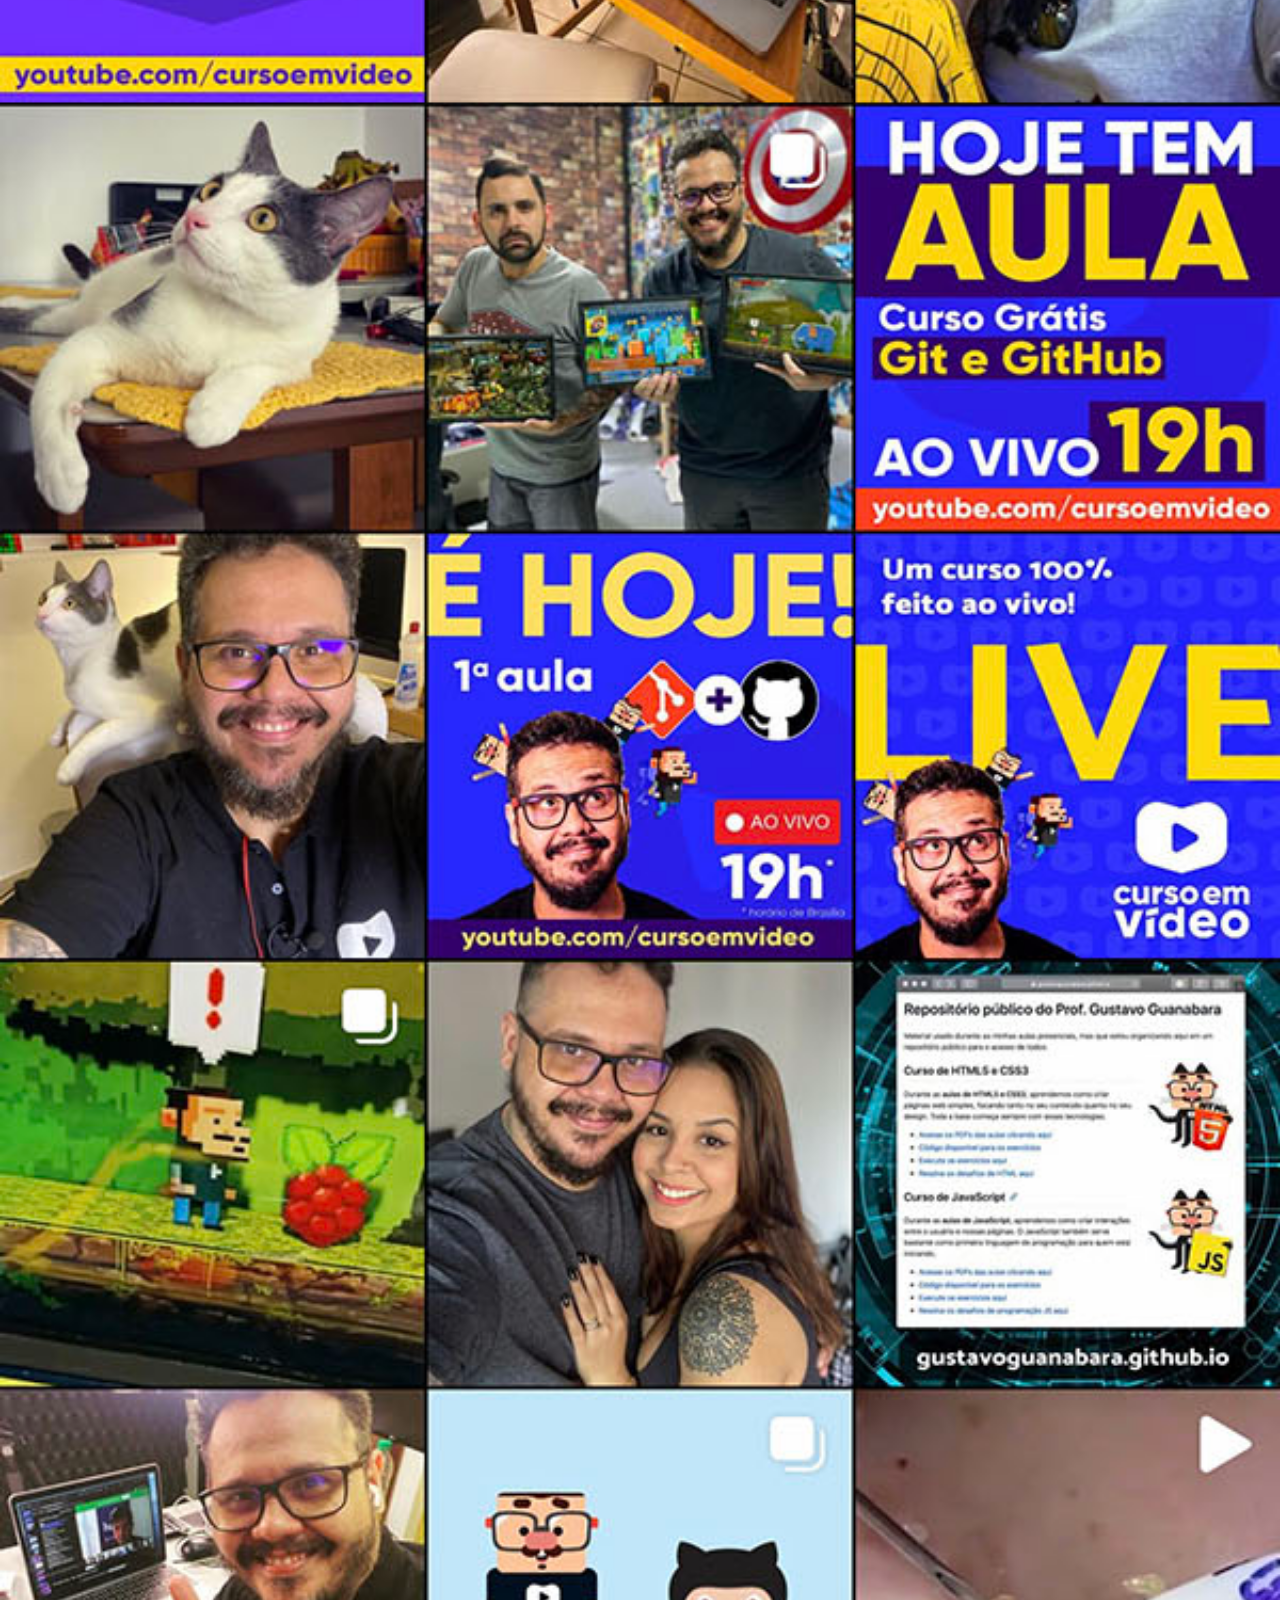
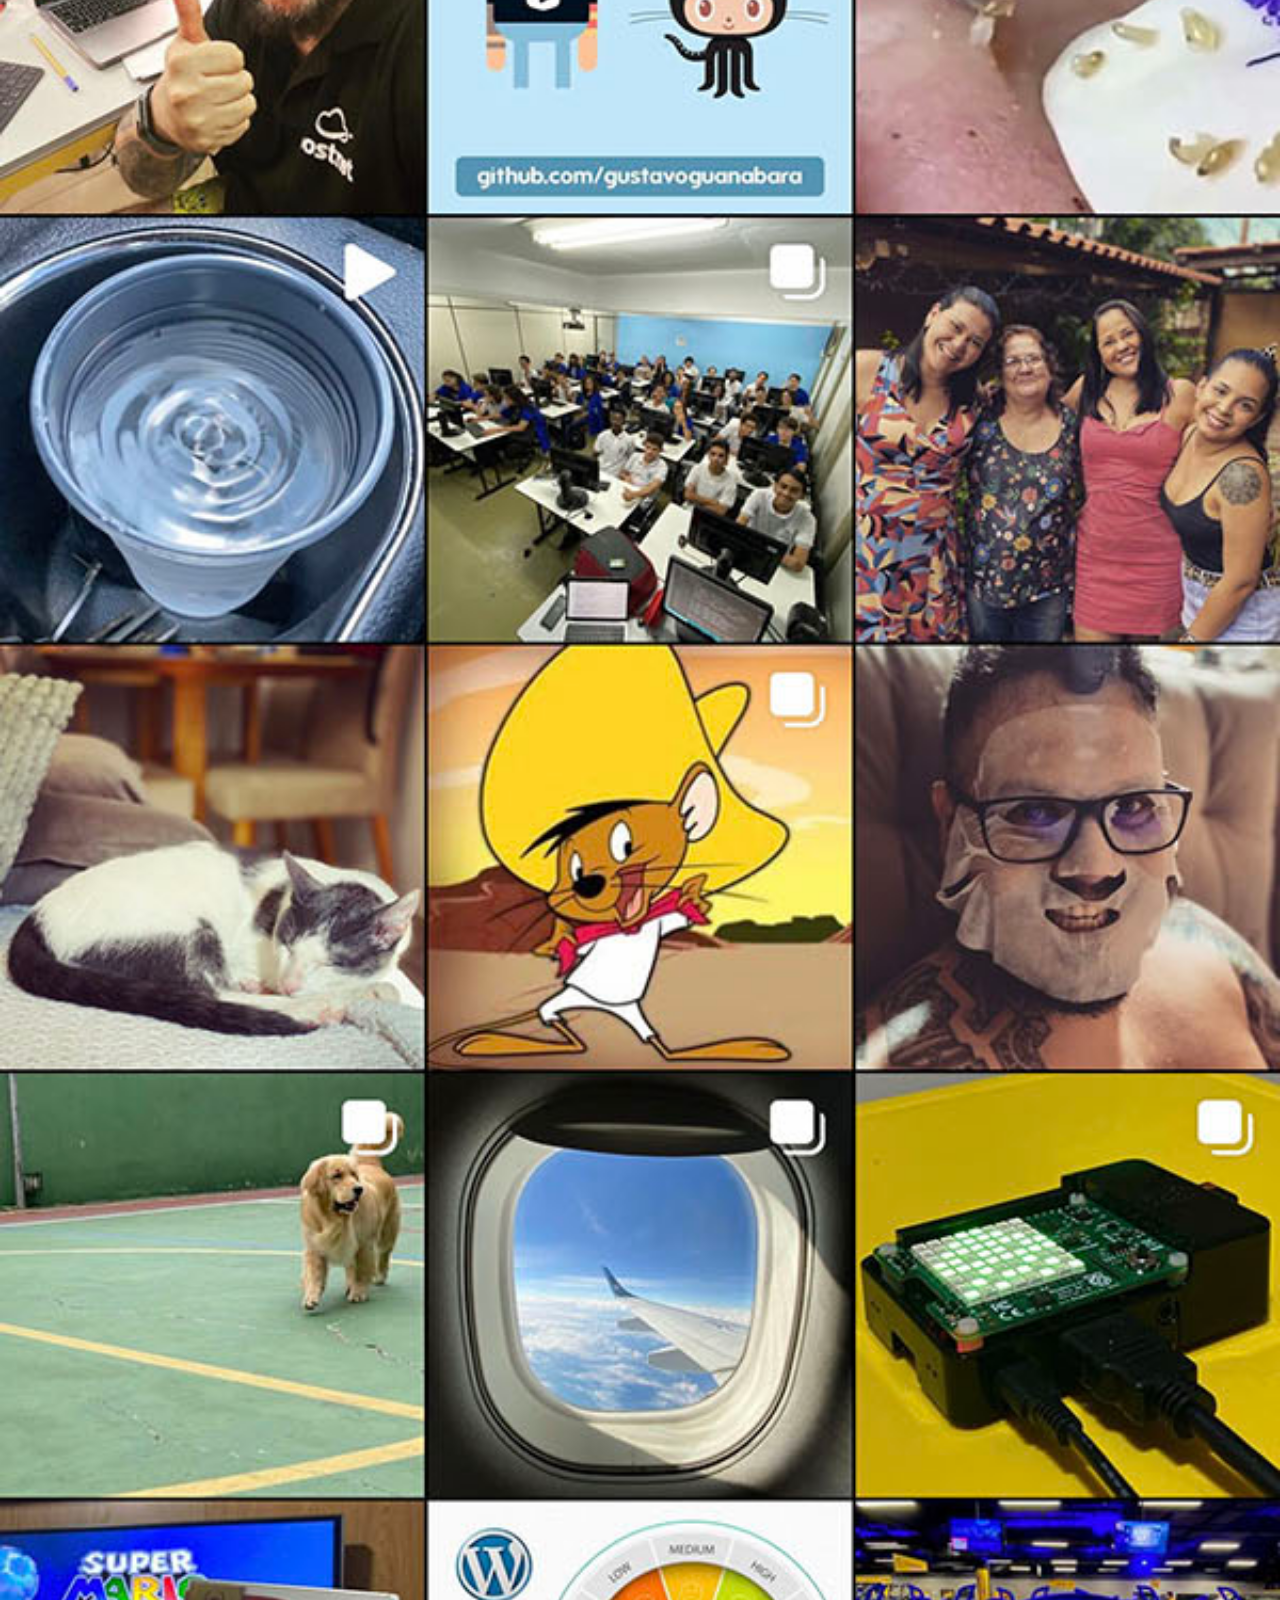
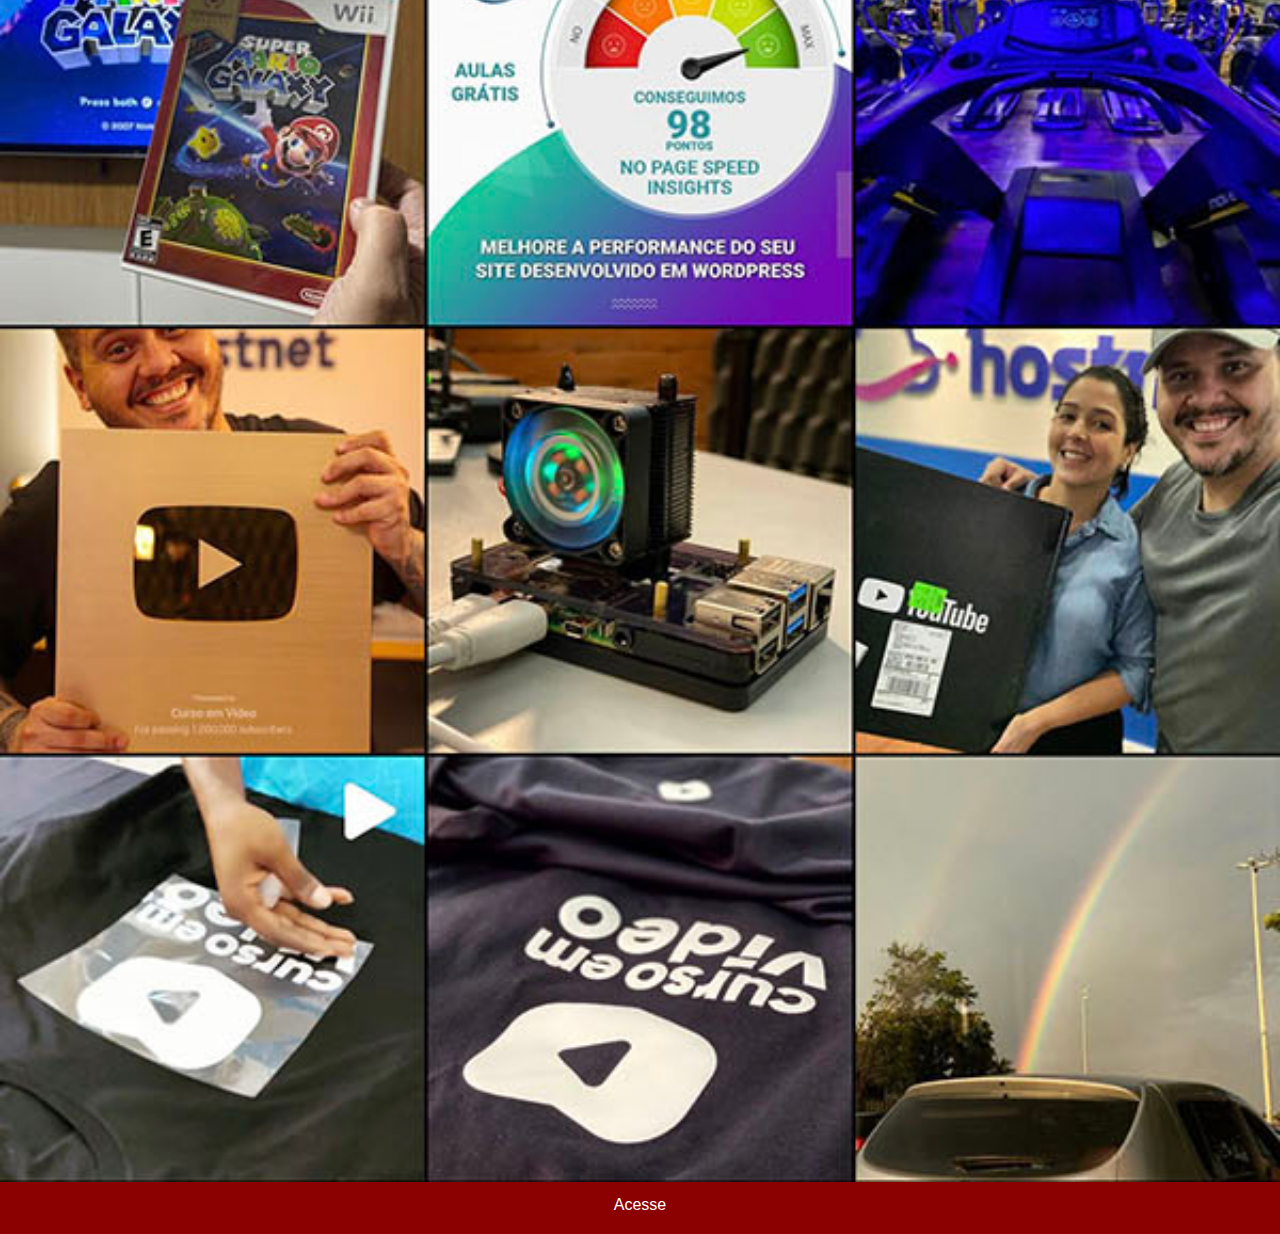
<file: instagram.html>
<!DOCTYPE html>
<html lang="pt-br">
<head>
    <meta charset="UTF-8">
    <meta name="viewport" content="width=device-width, initial-scale=1.0">
    <title>Instagram</title>
    <link rel="stylesheet" href="estilos/social.css">
</head>
<body>
    <img src="imagens/tela-instagram.jpg" alt="Instagram" />
    <a
      href="https://www.instagram.com/gustavoguanabara/?hl=pt"
      target="_blank"
      >Acesse</a
</body>
</html>
</file>
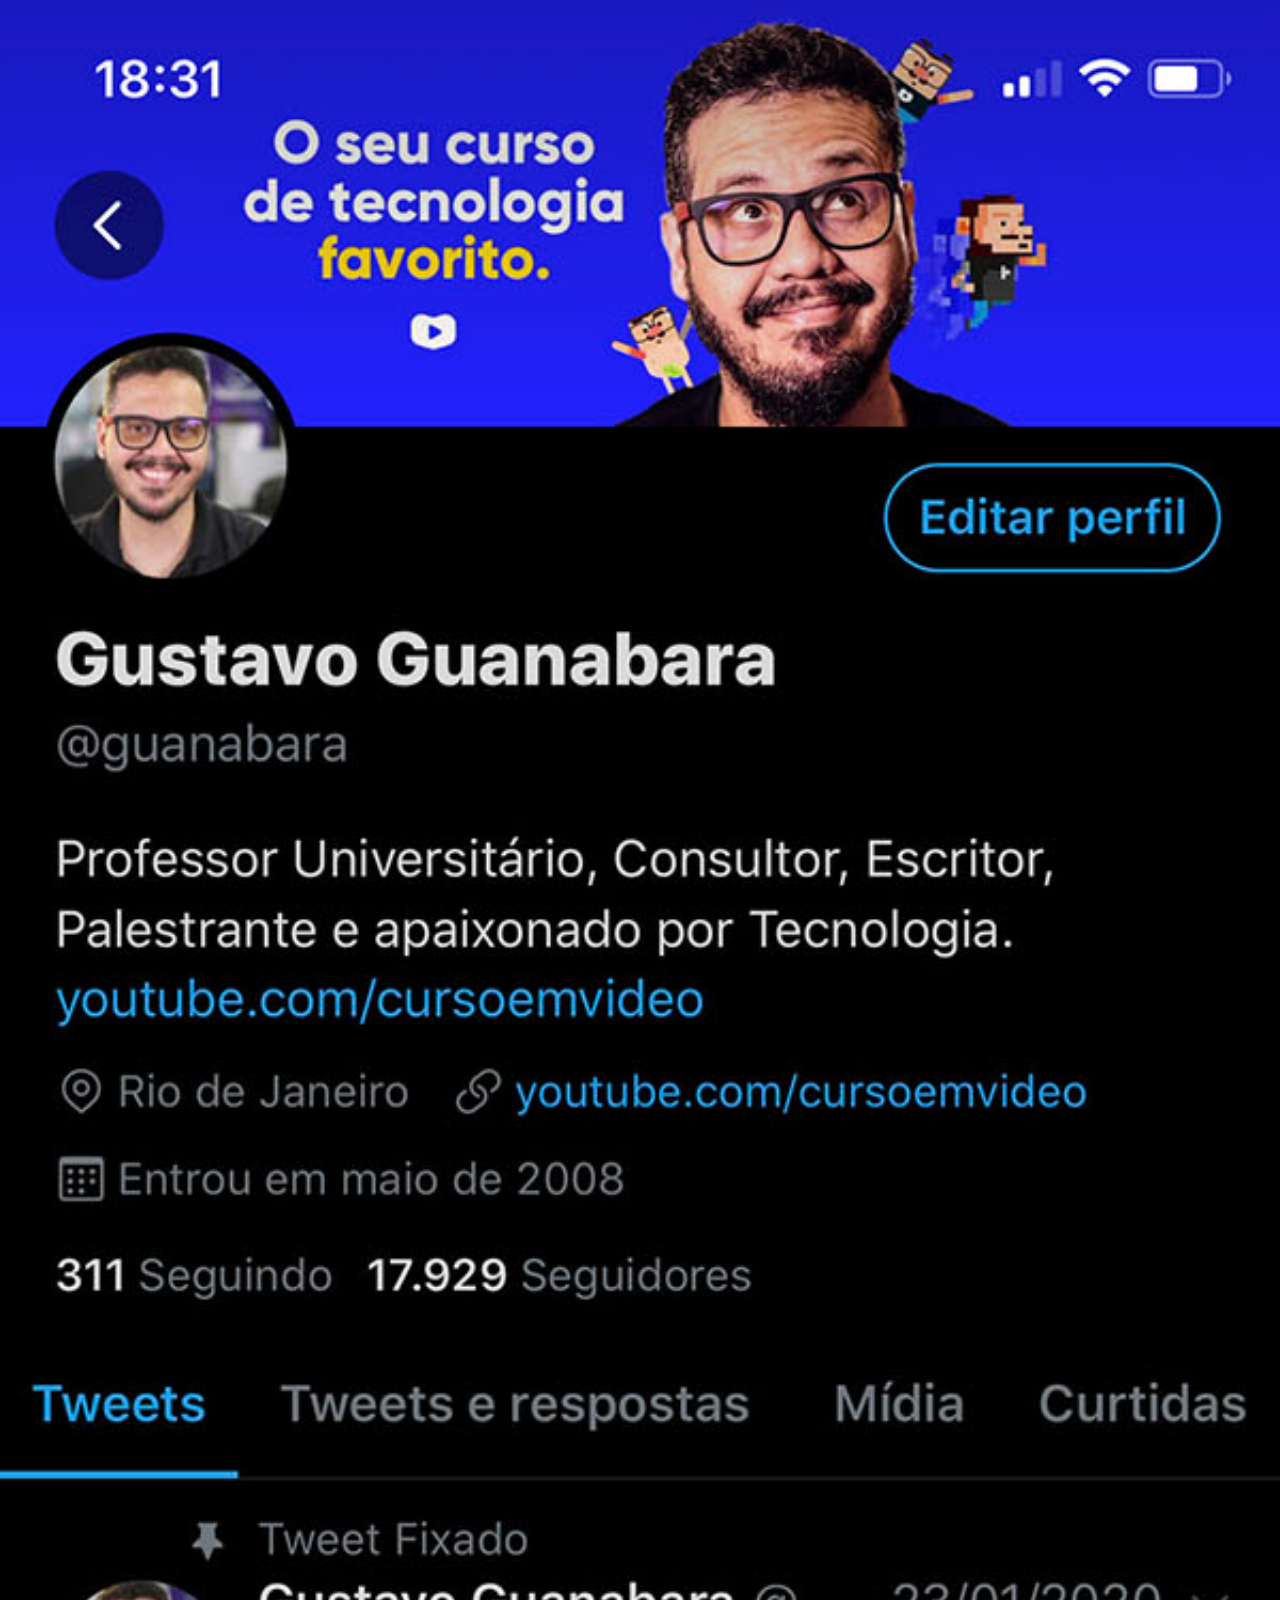
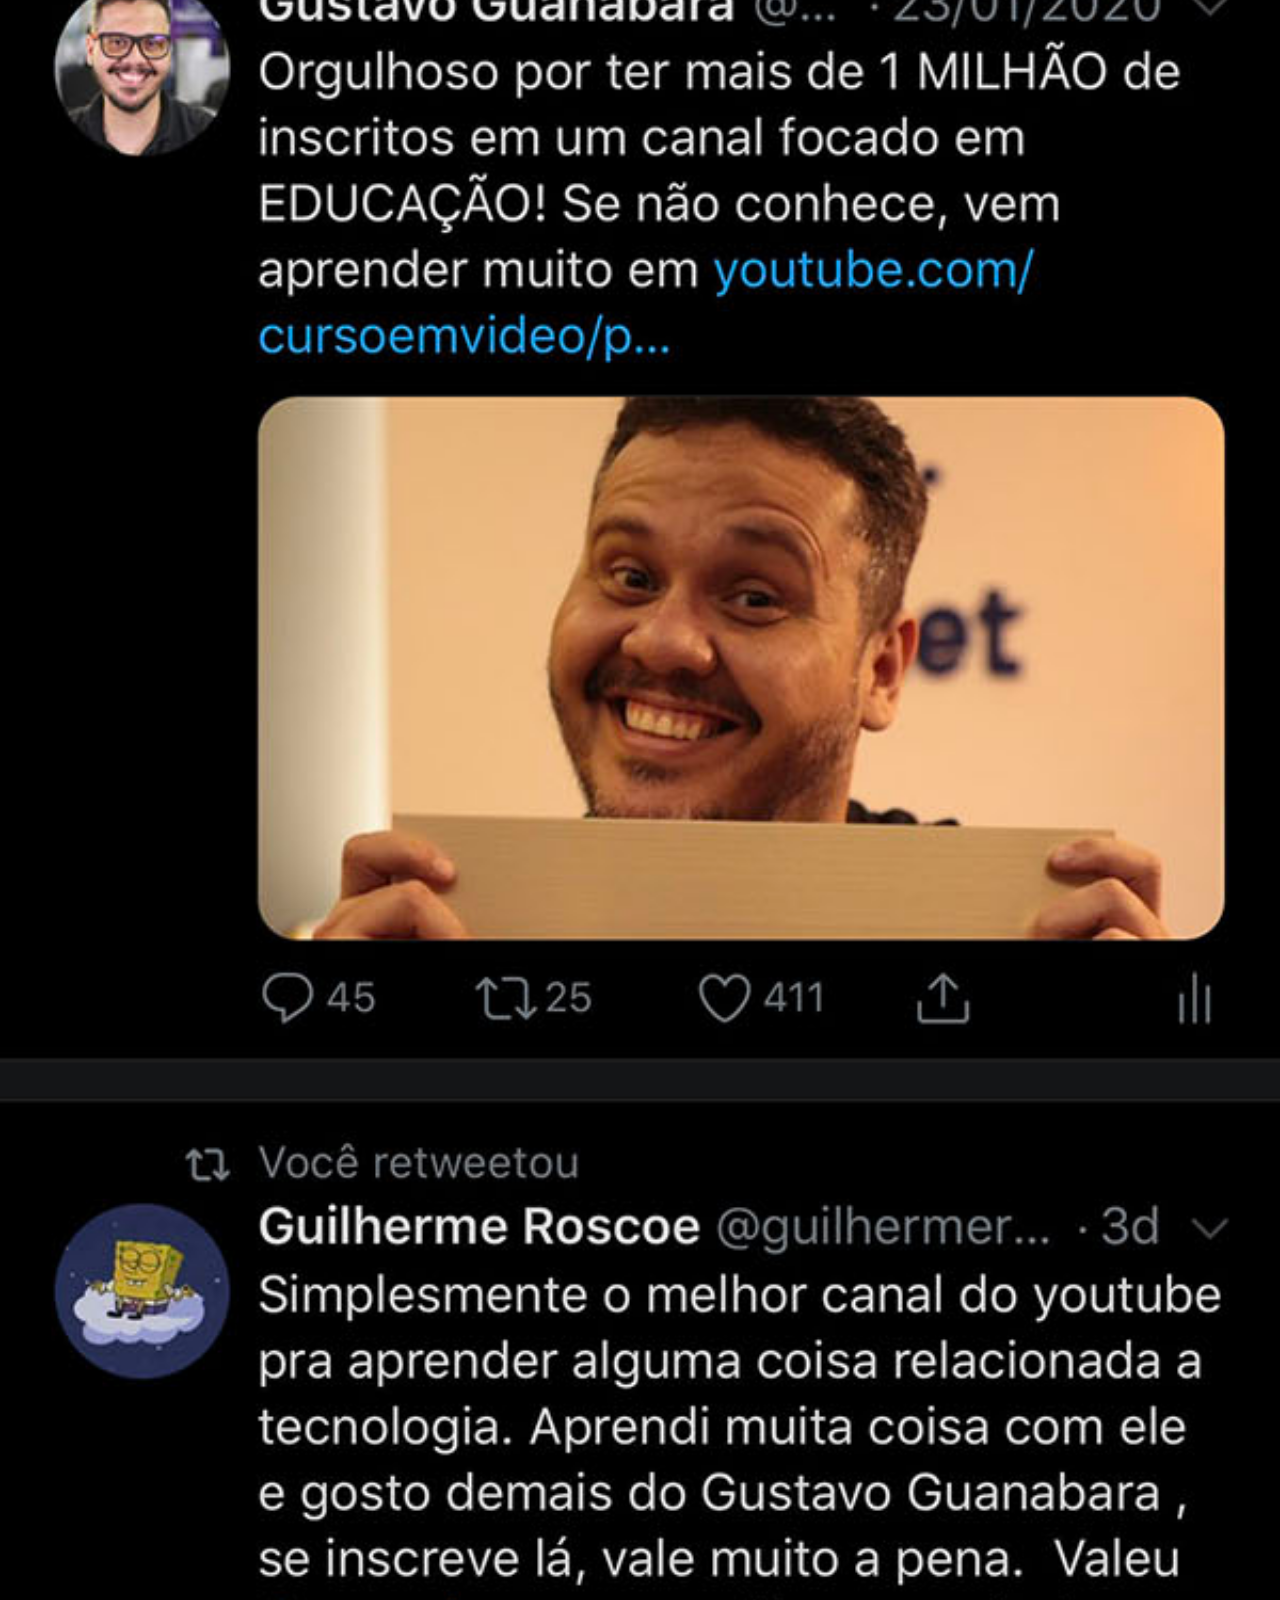
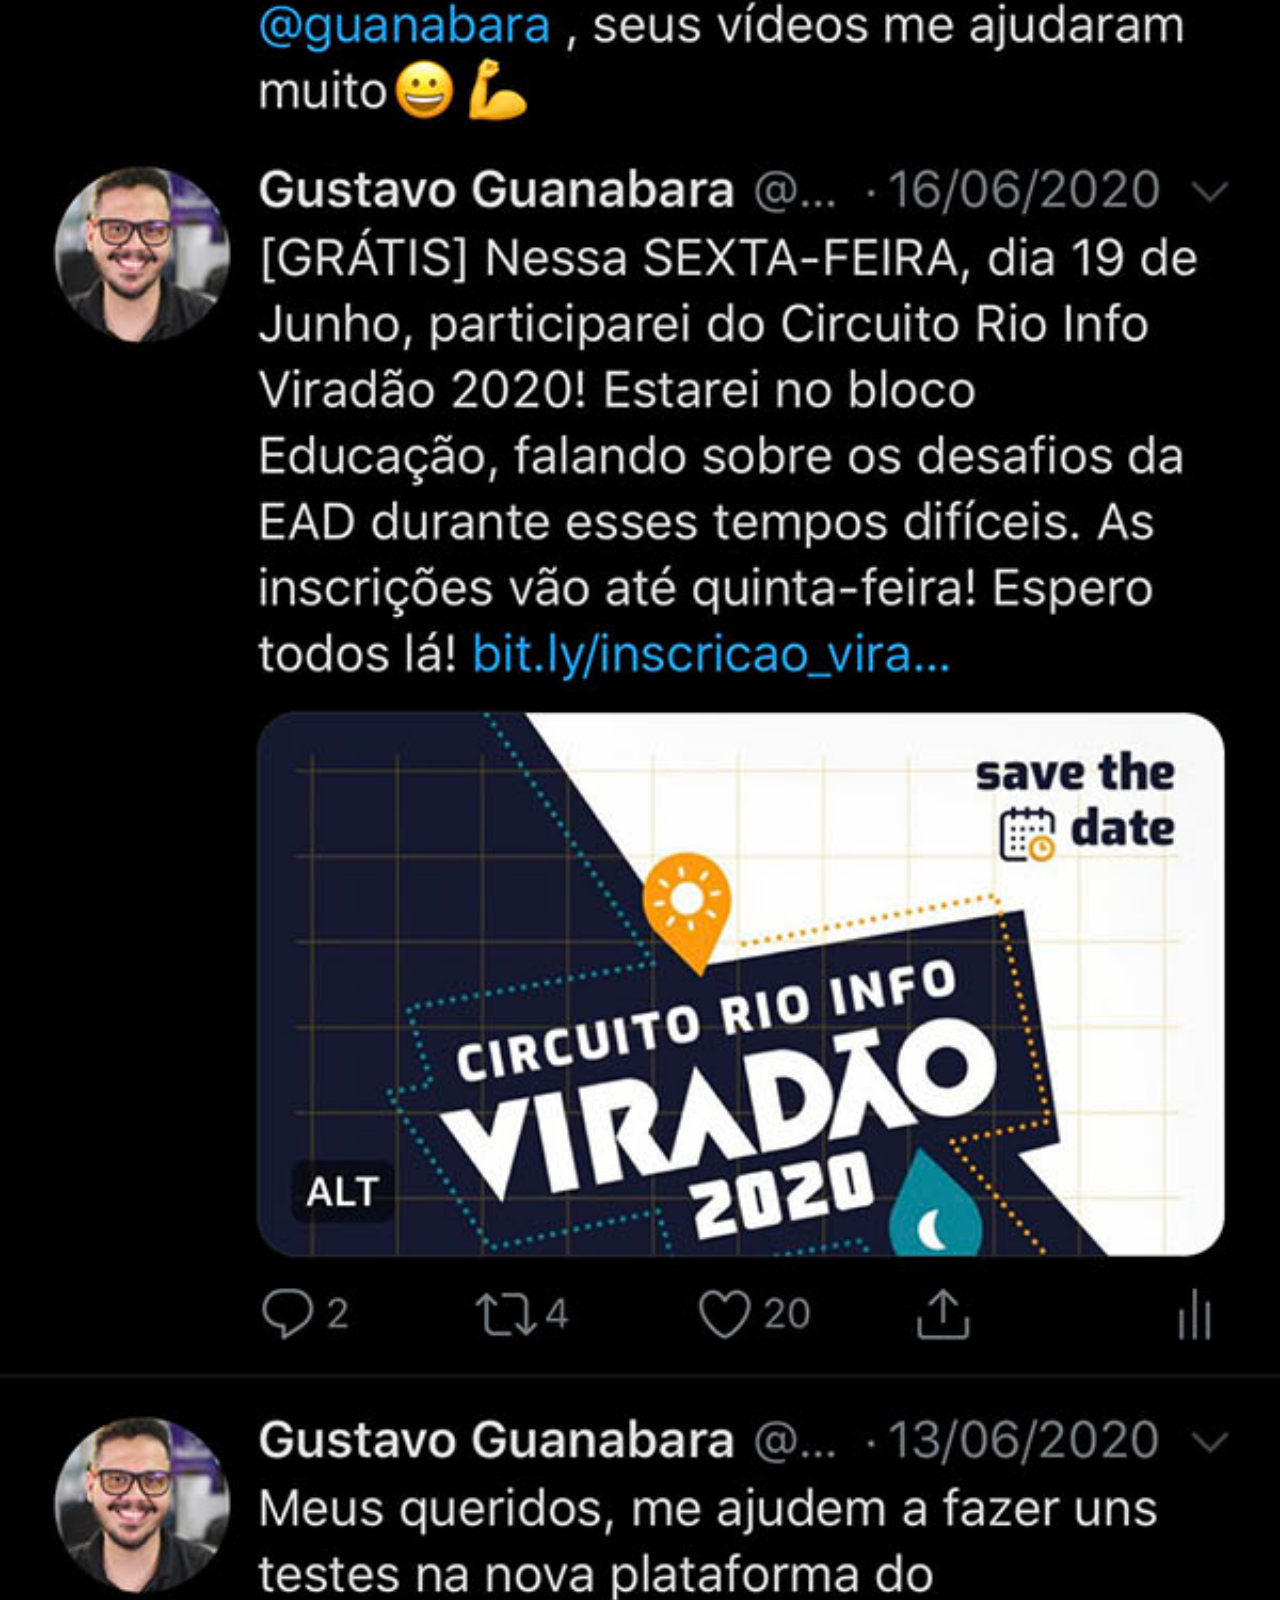
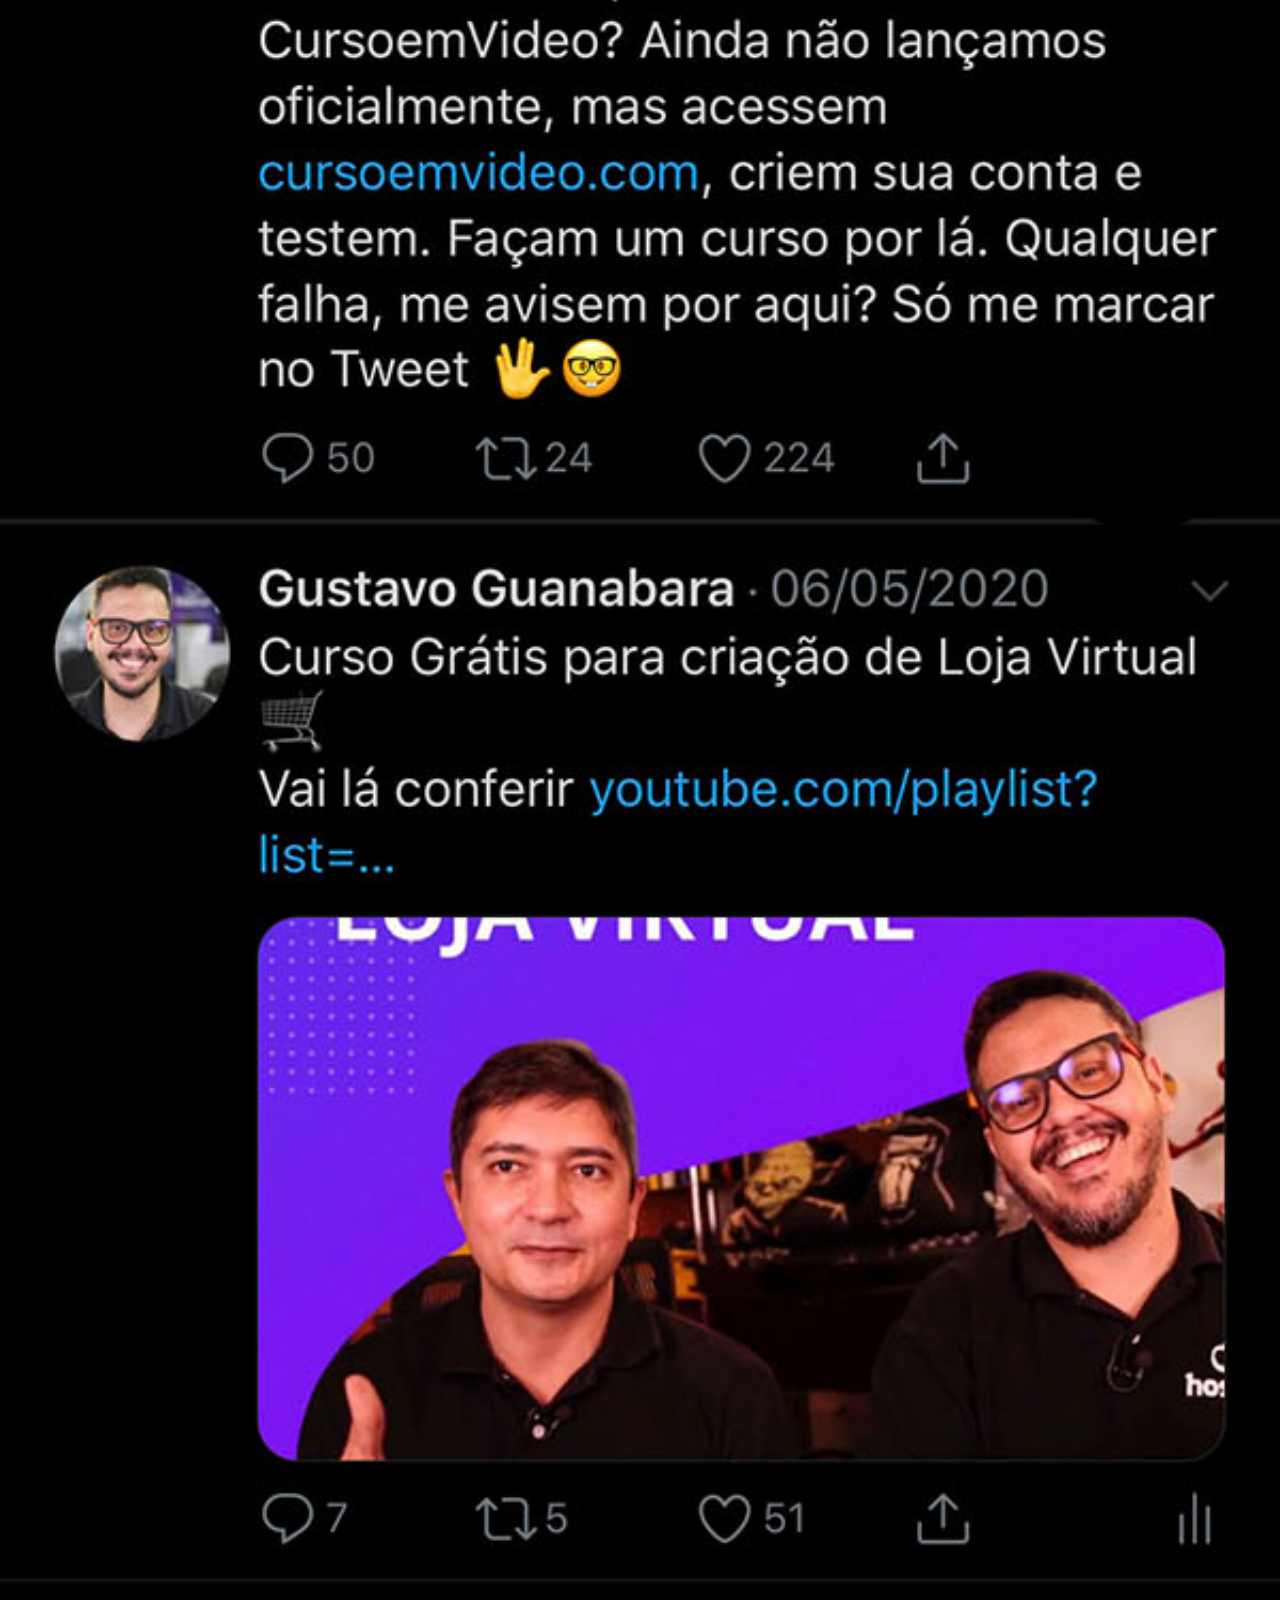
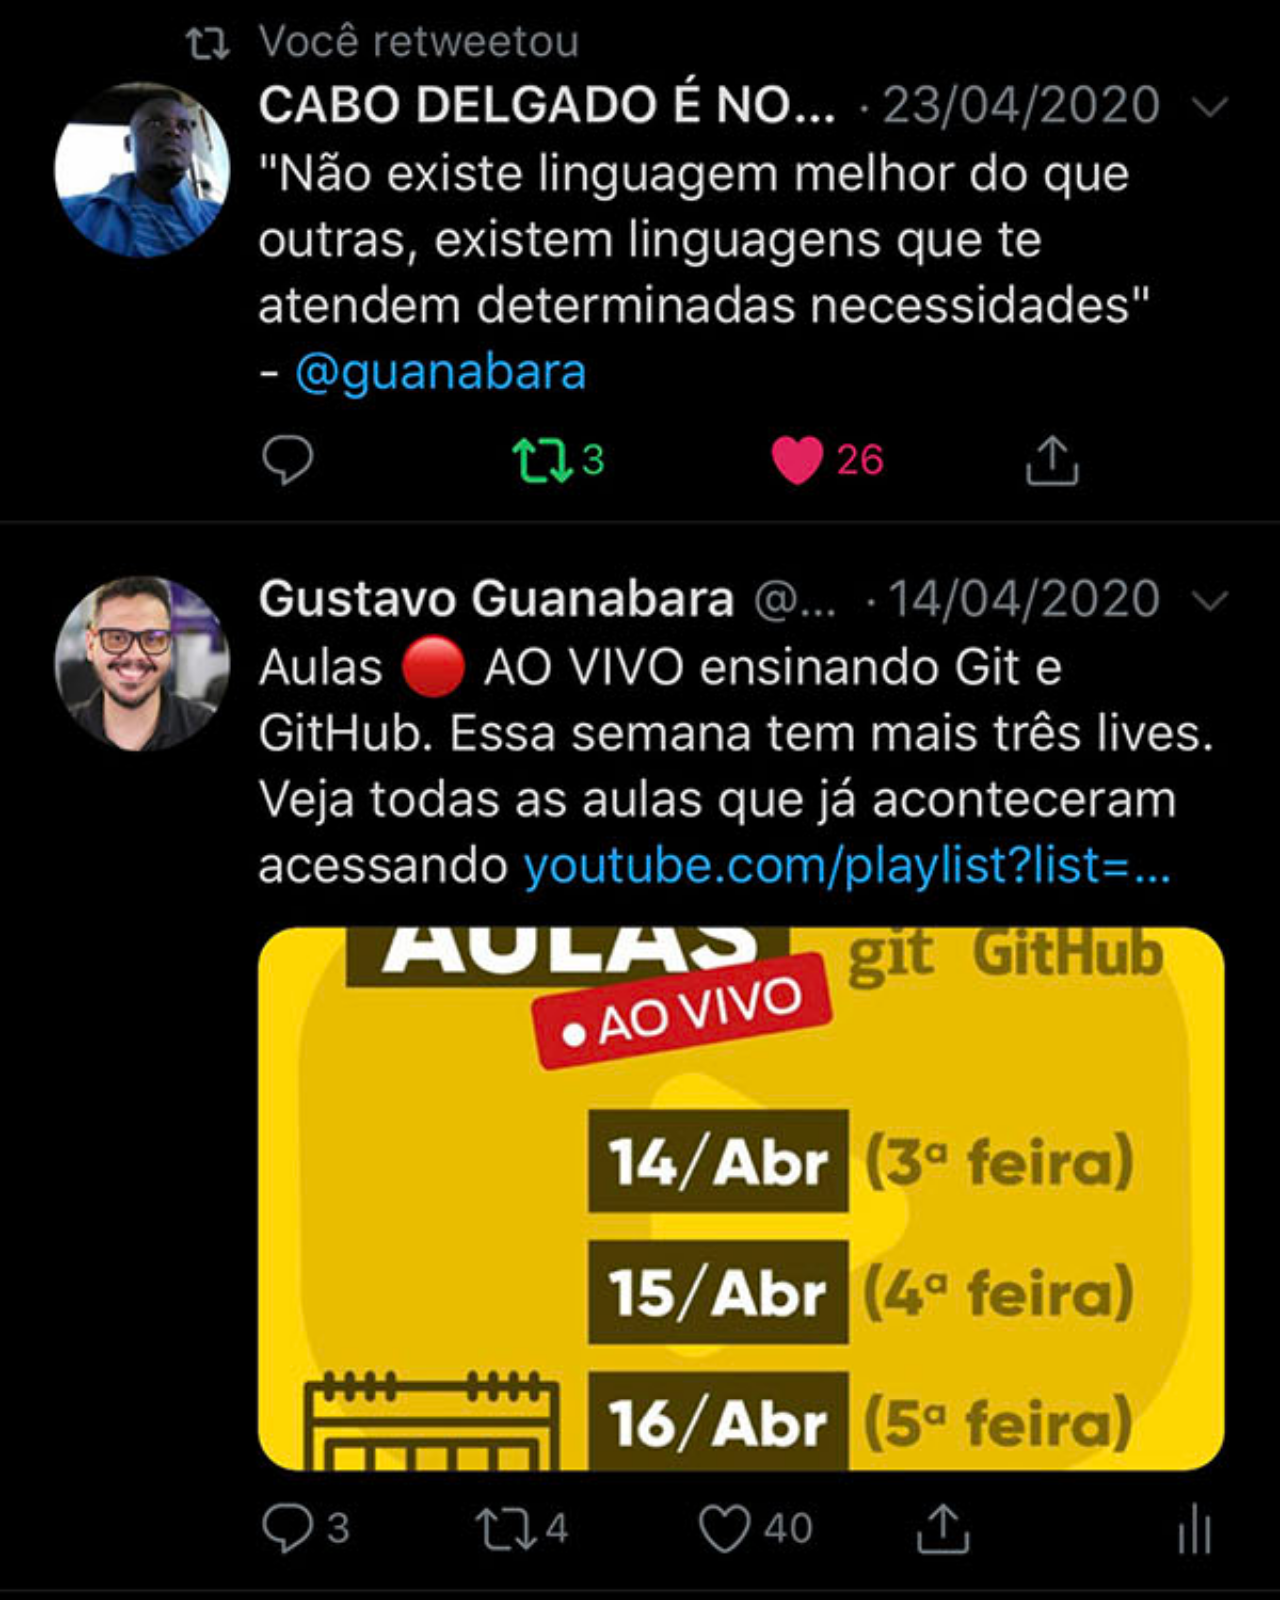
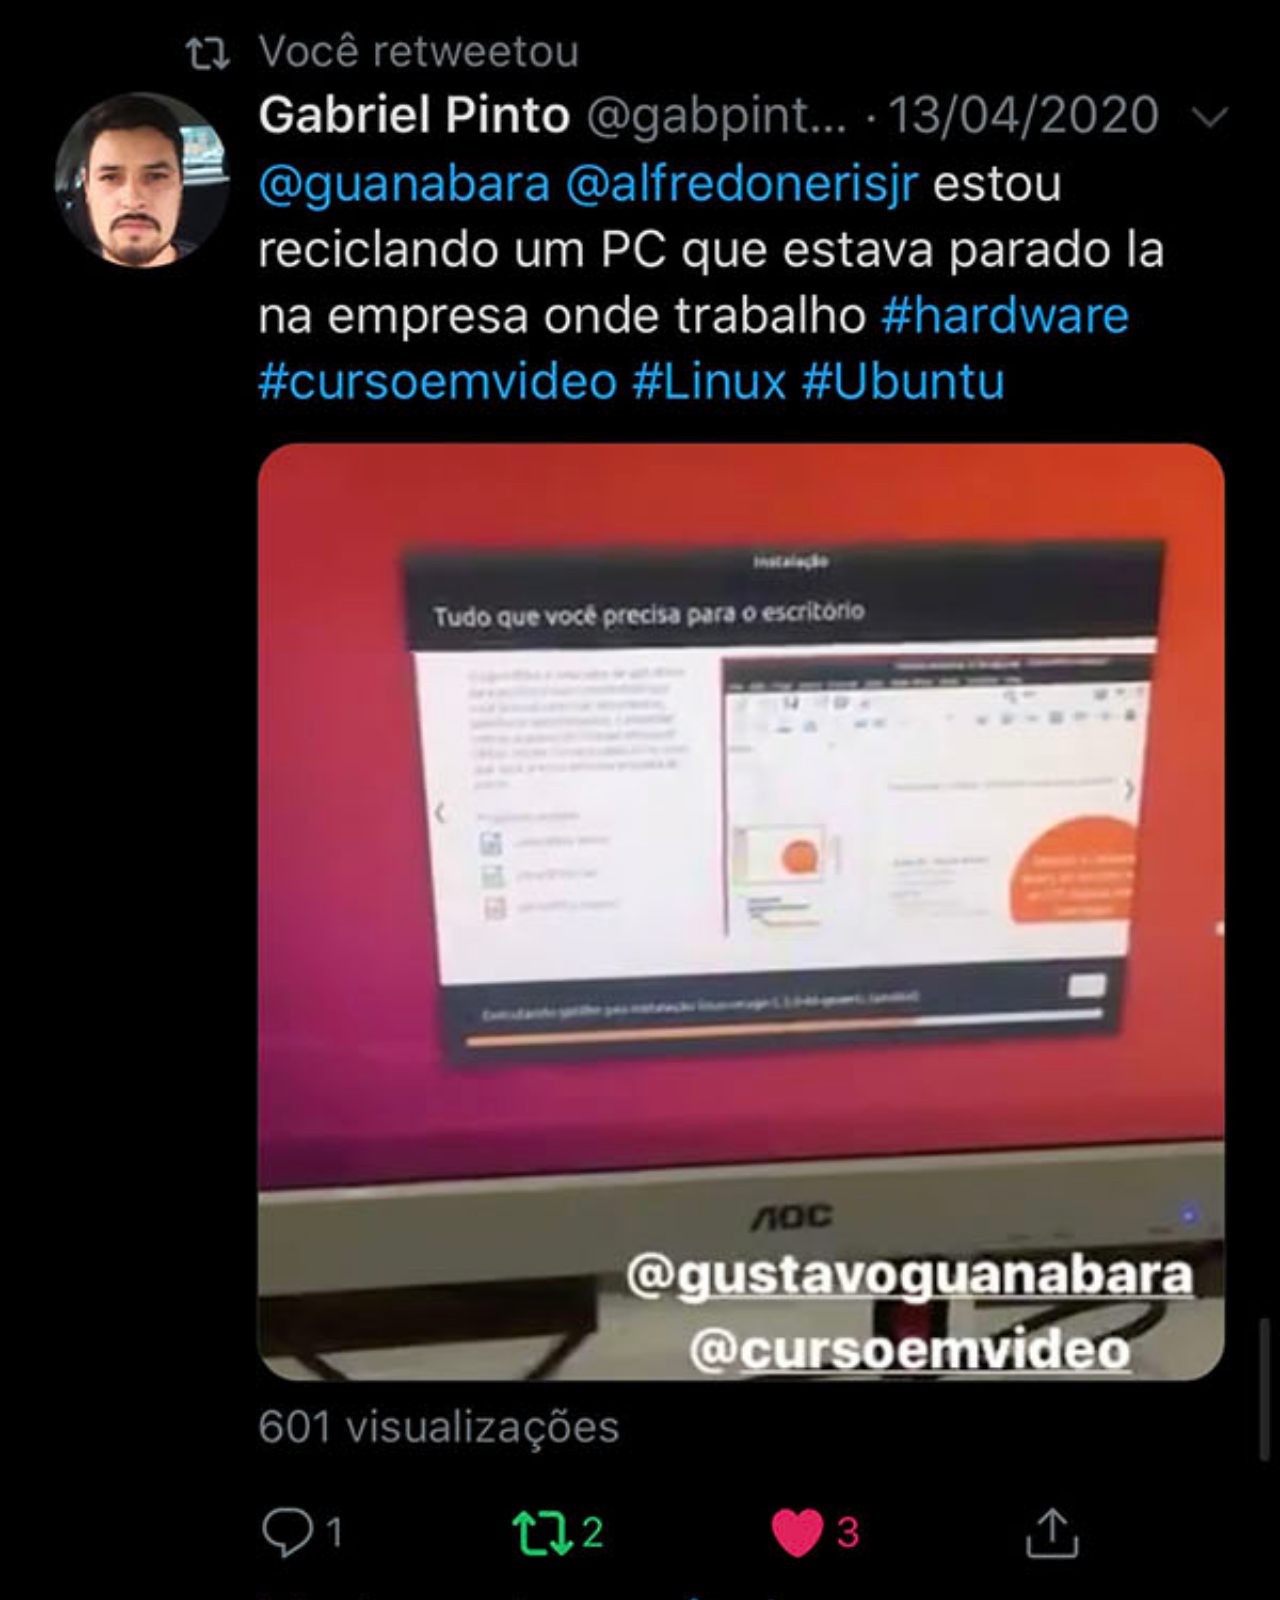
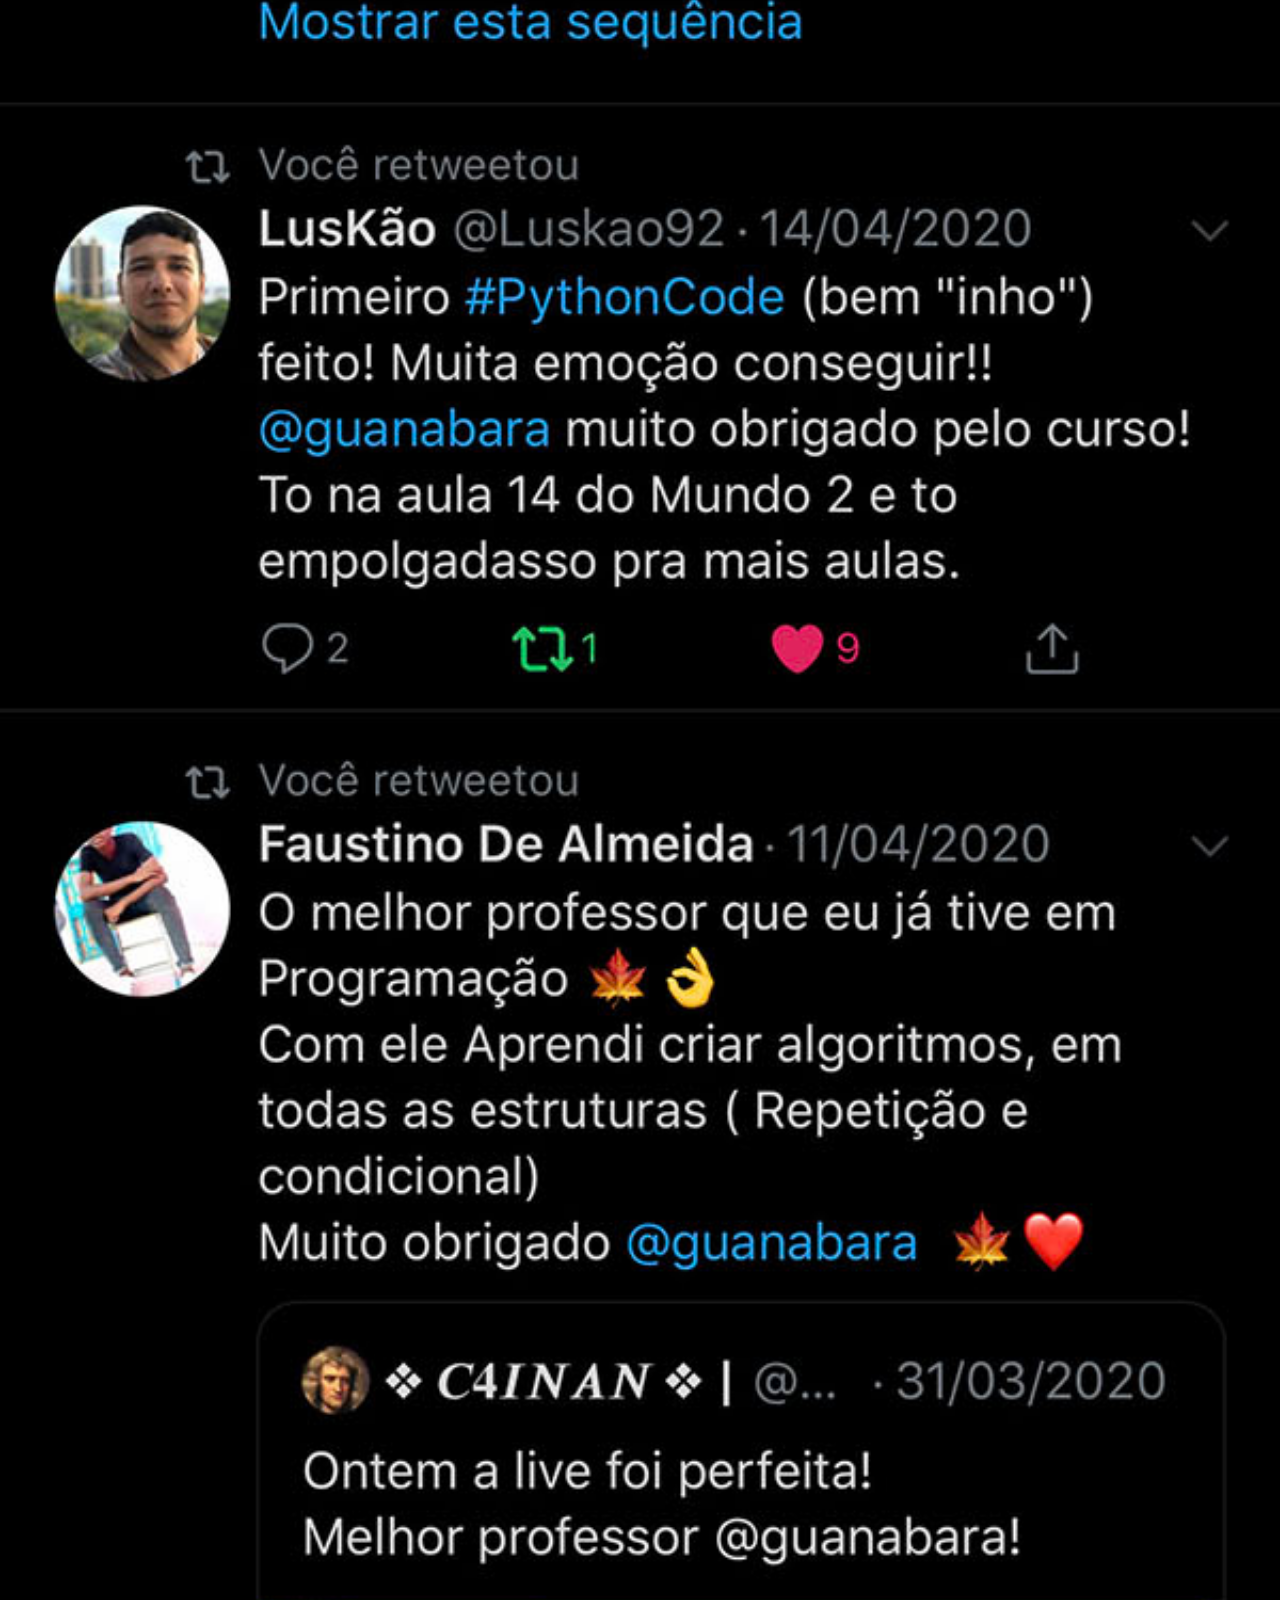
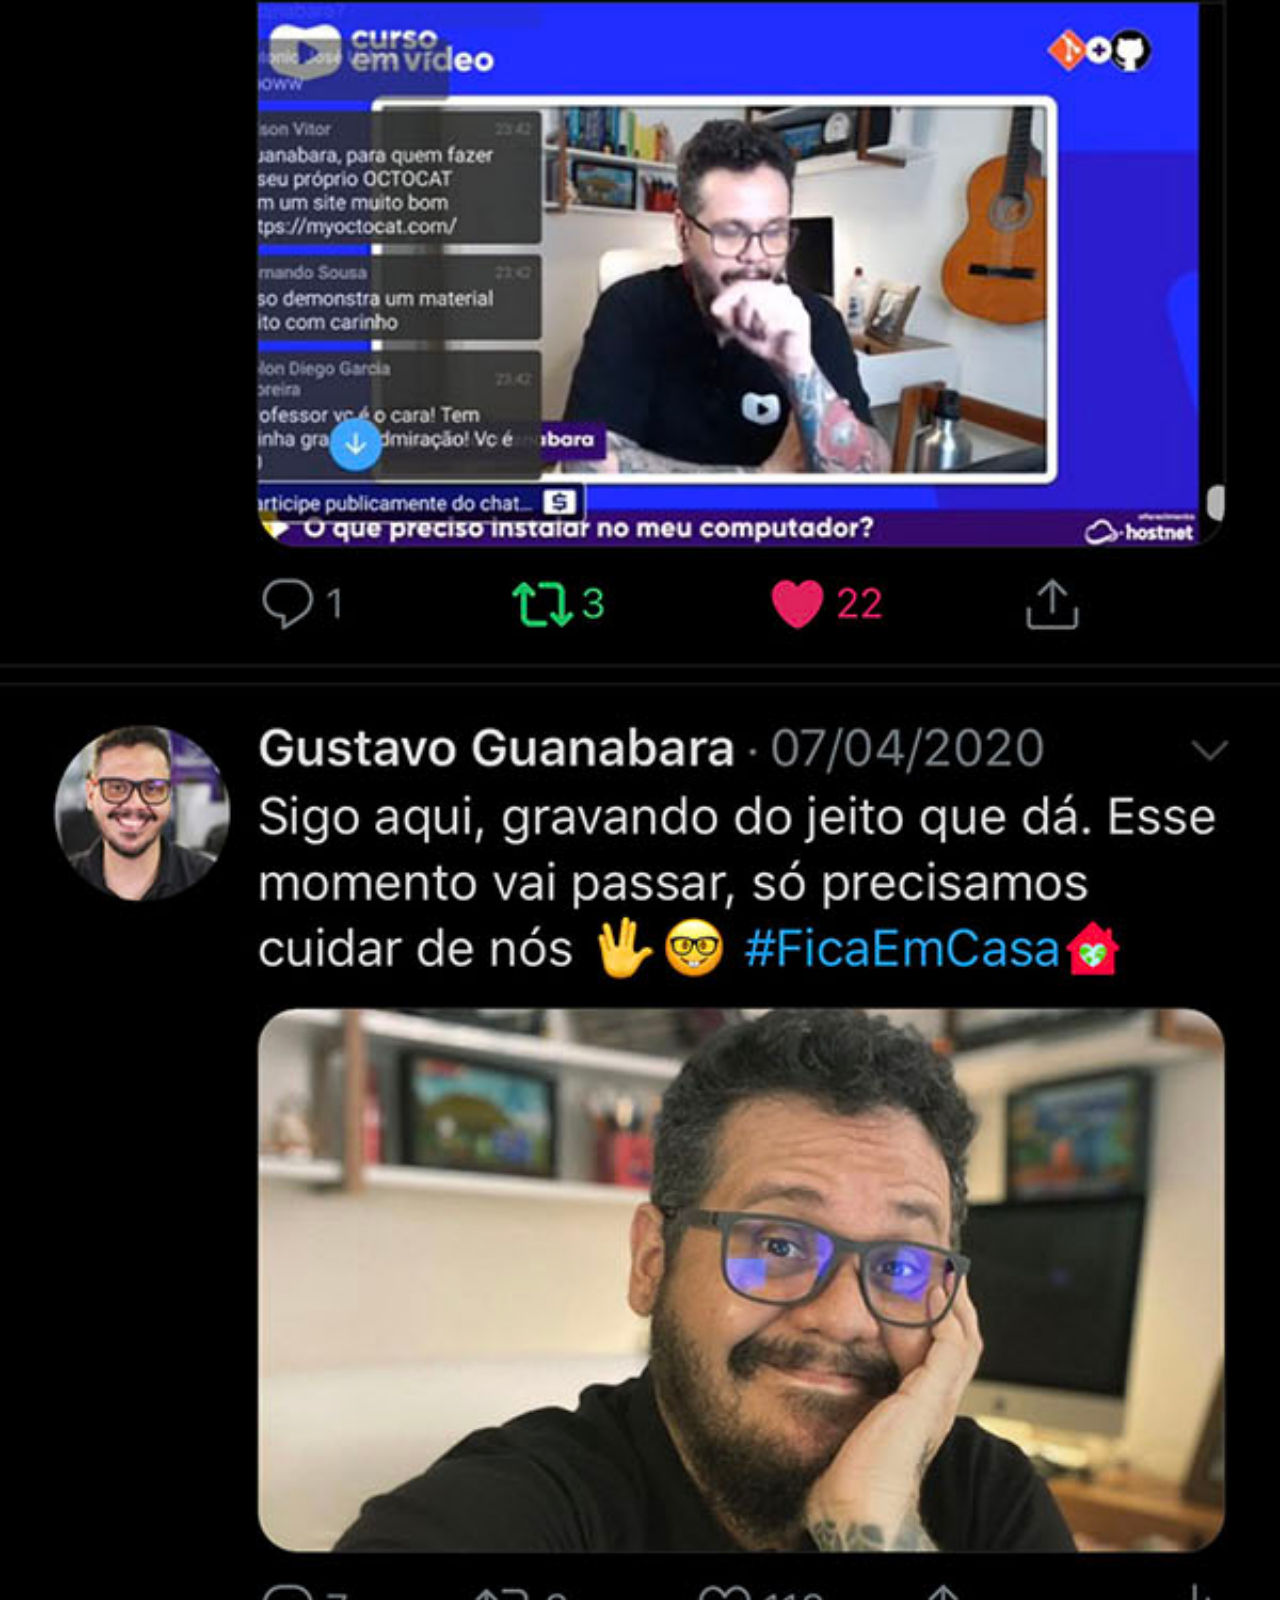
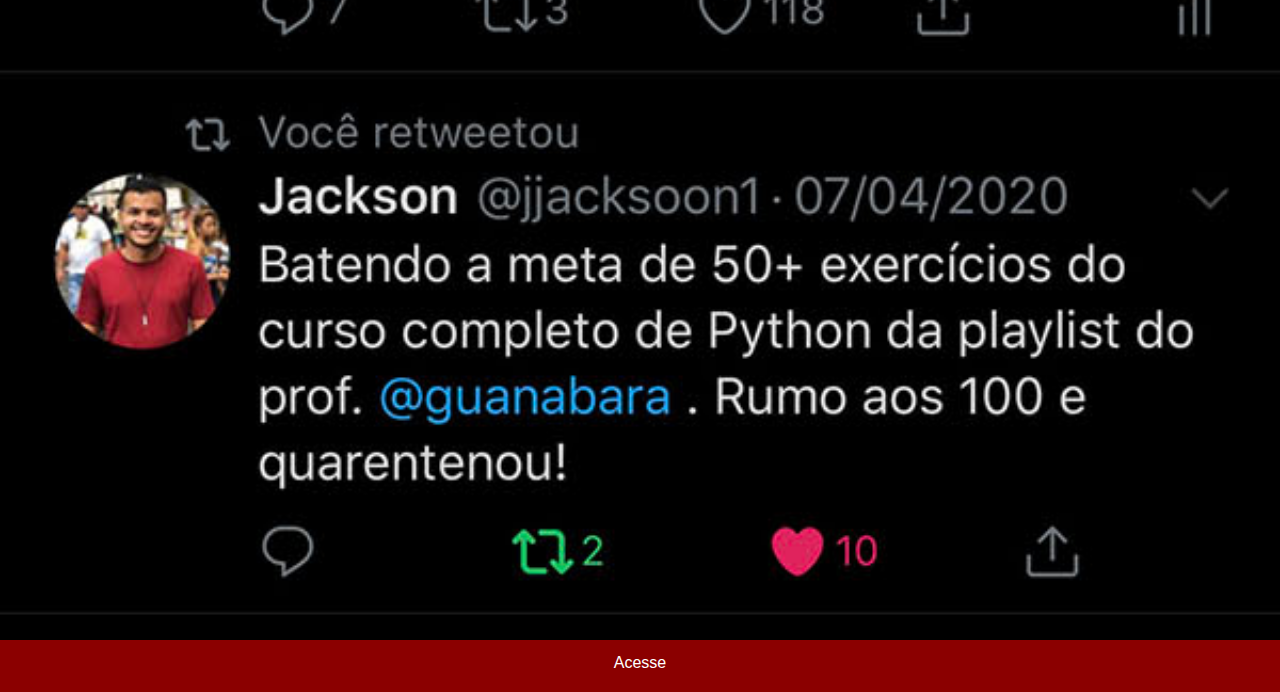
<file: twitter.html>
<!DOCTYPE html>
<html lang="pt-br">
<head>
    <meta charset="UTF-8">
    <meta name="viewport" content="width=device-width, initial-scale=1.0">
    <title>Twitter</title>
    <link rel="stylesheet" href="estilos/social.css">
</head>
<body>
    <img src="imagens/tela-twitter.jpg" alt="GitHub" />
    <a
      href="https://x.com/guanabara"
      target="_blank"
      >Acesse</a
</body>
</html>
</file>
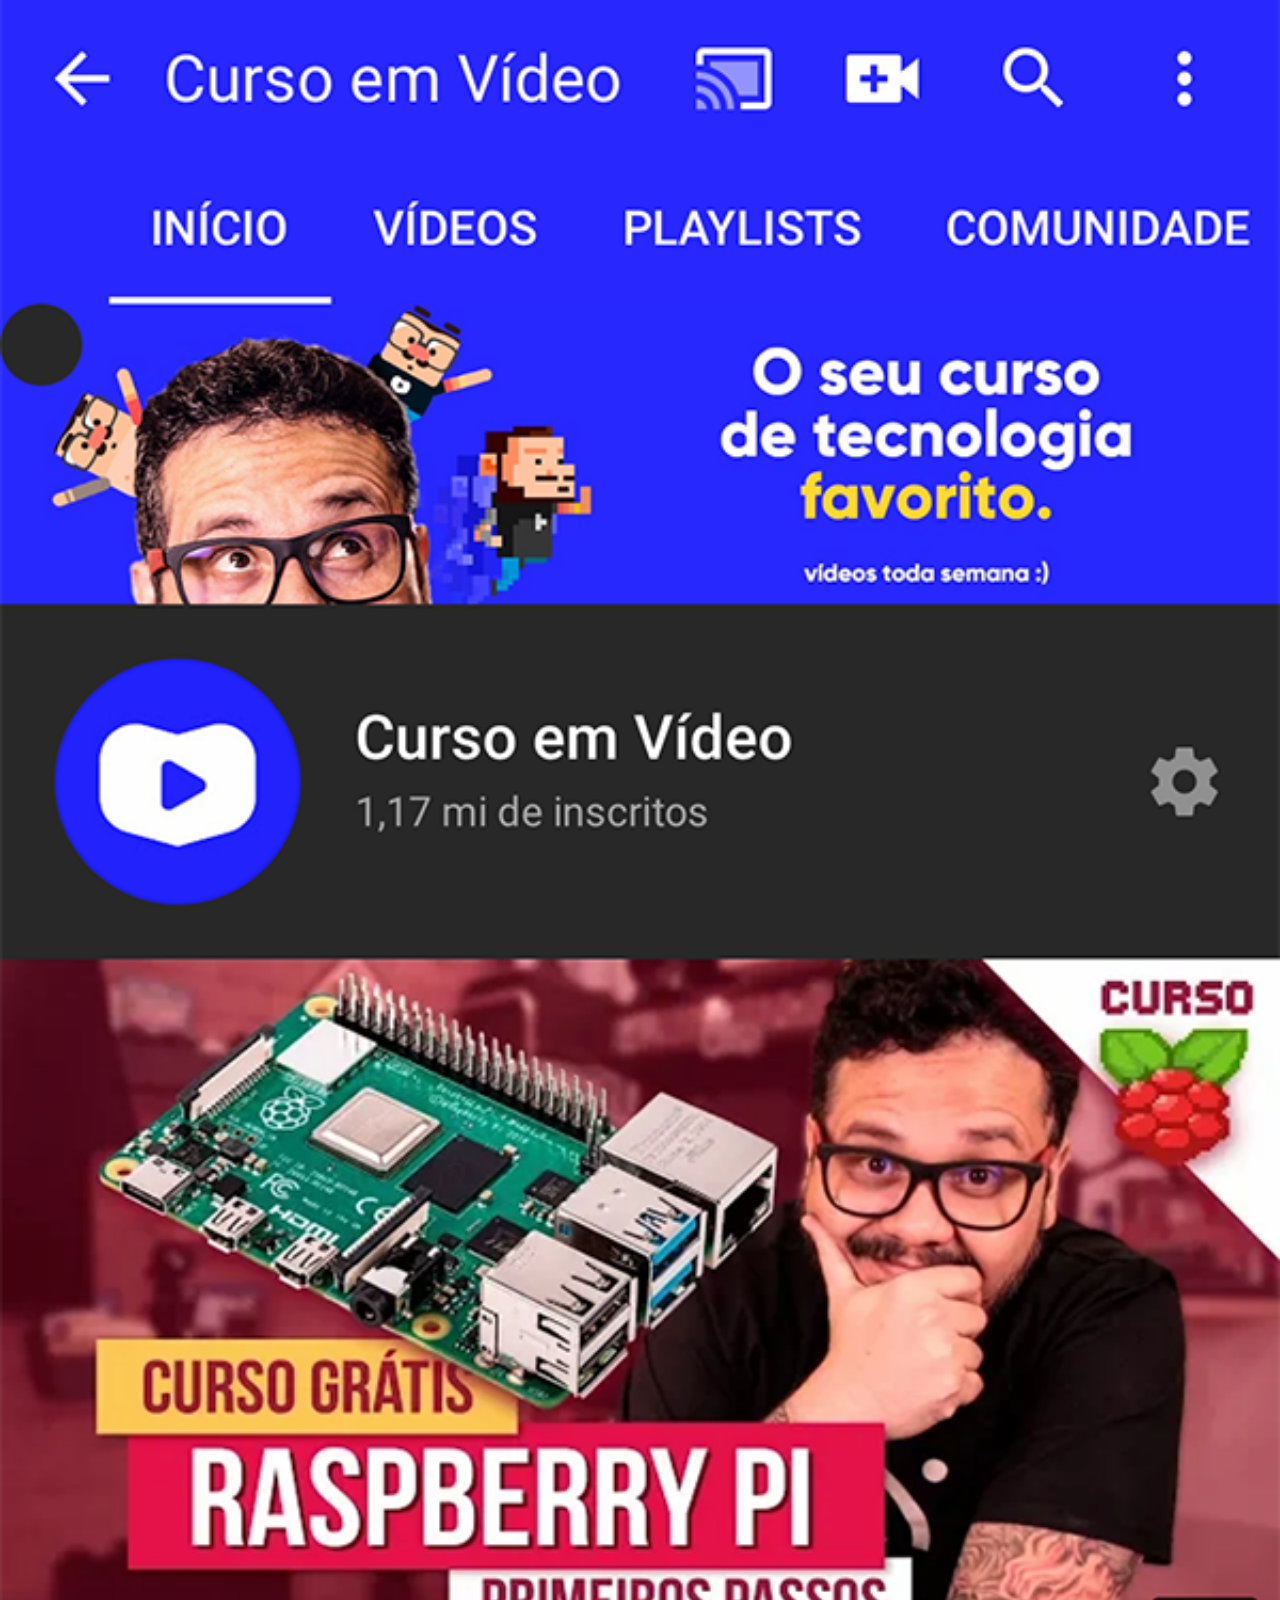
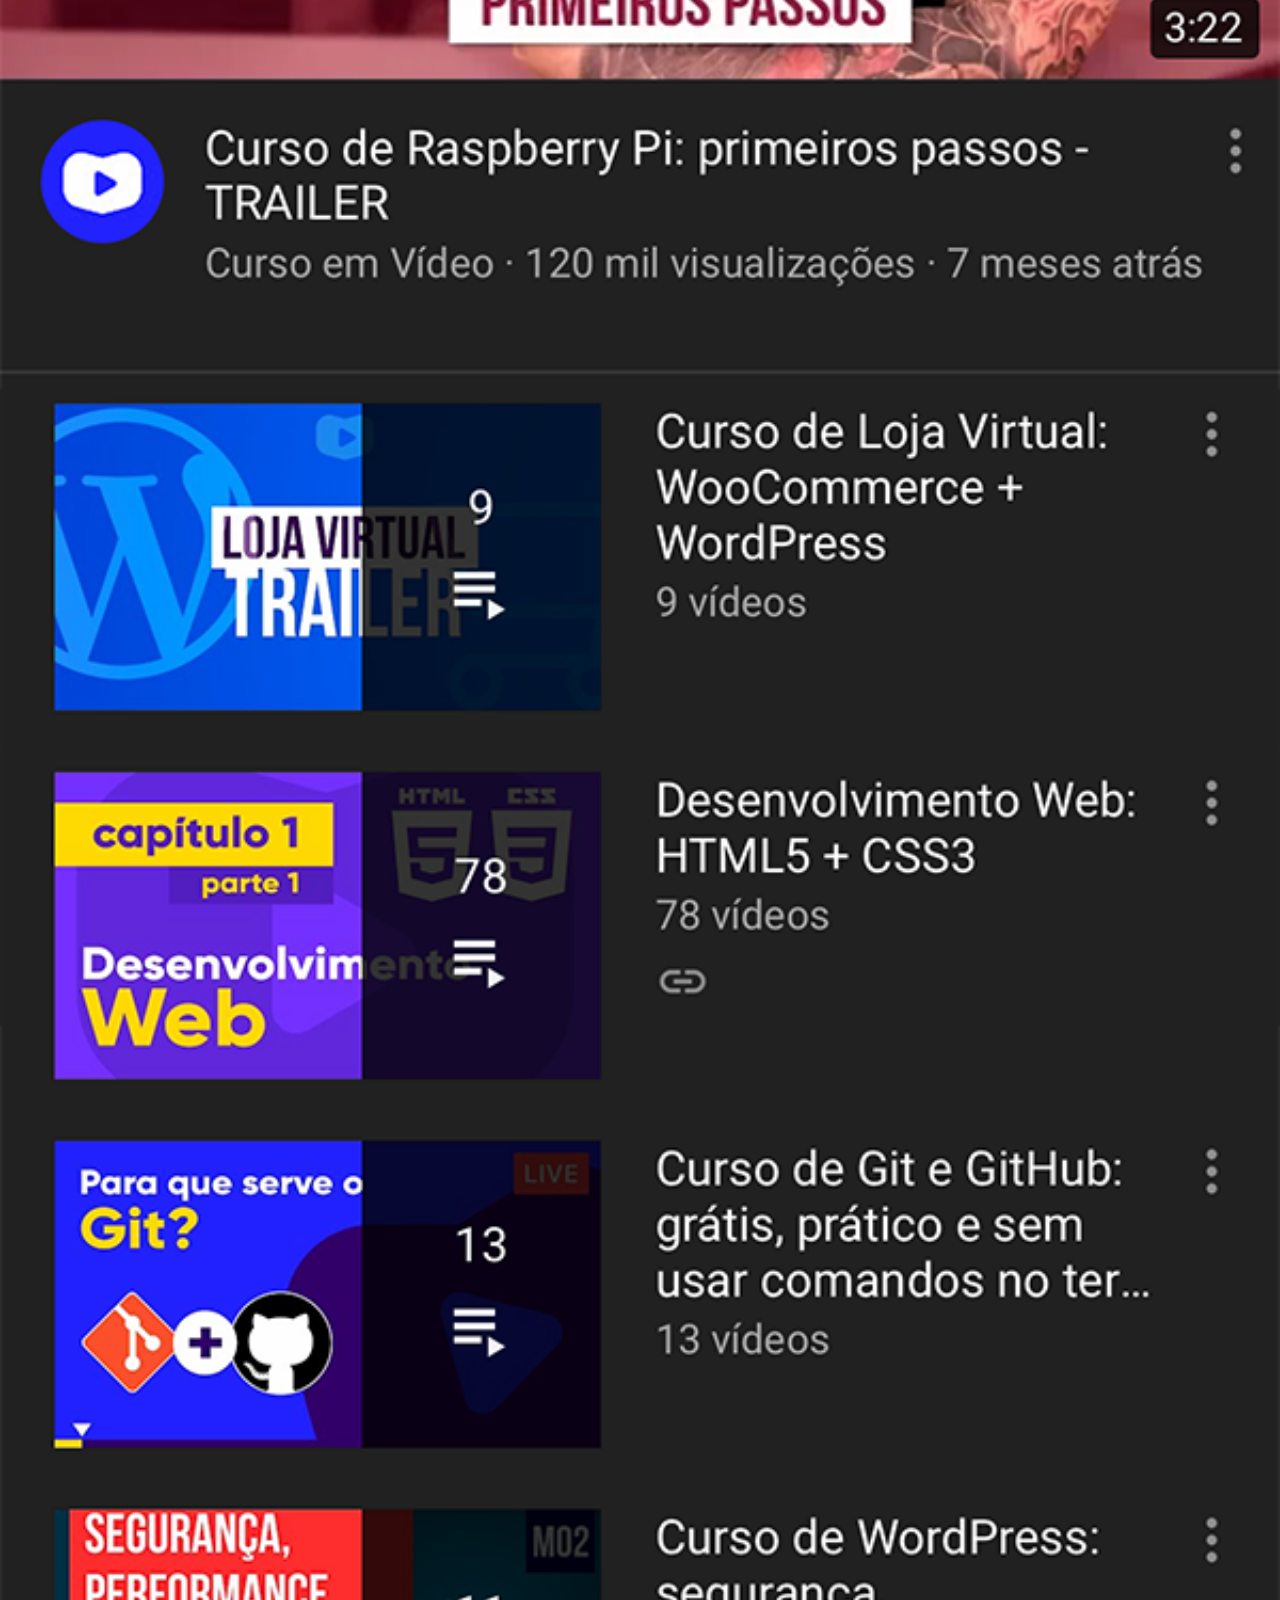
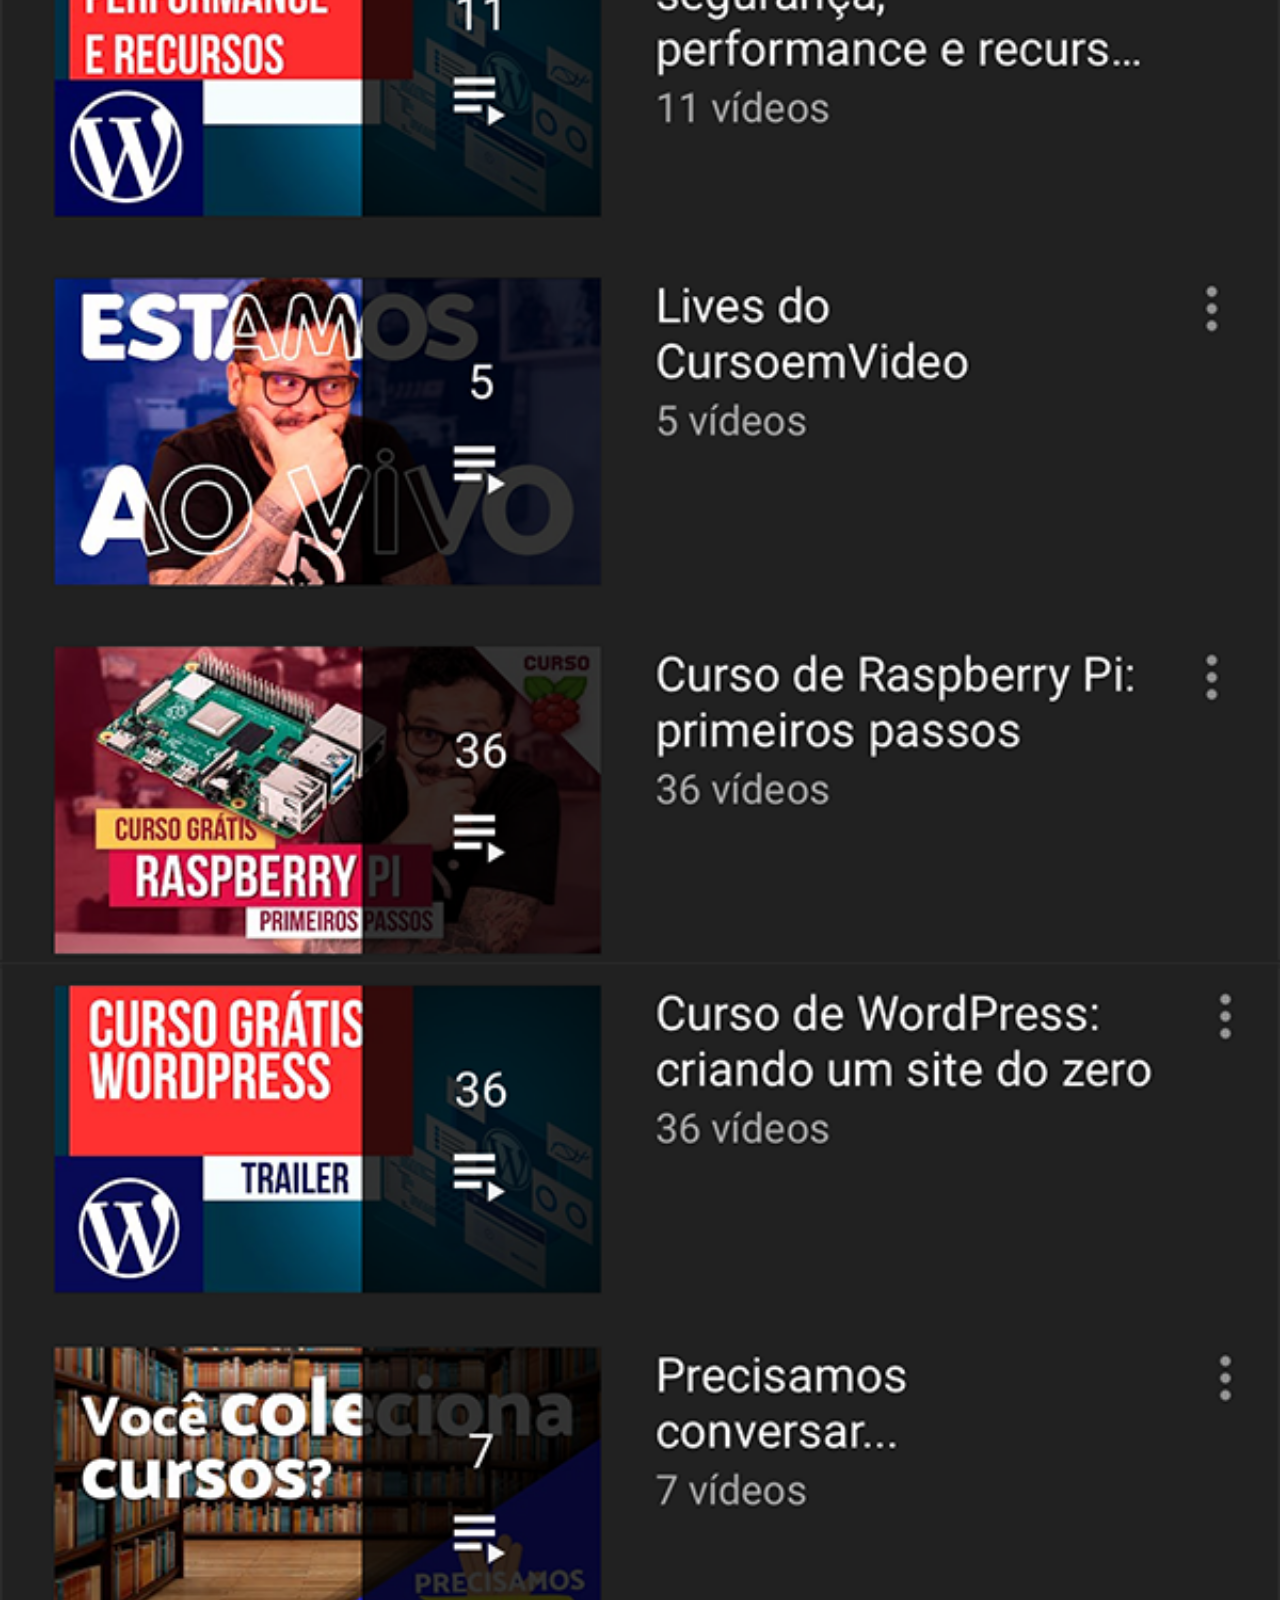
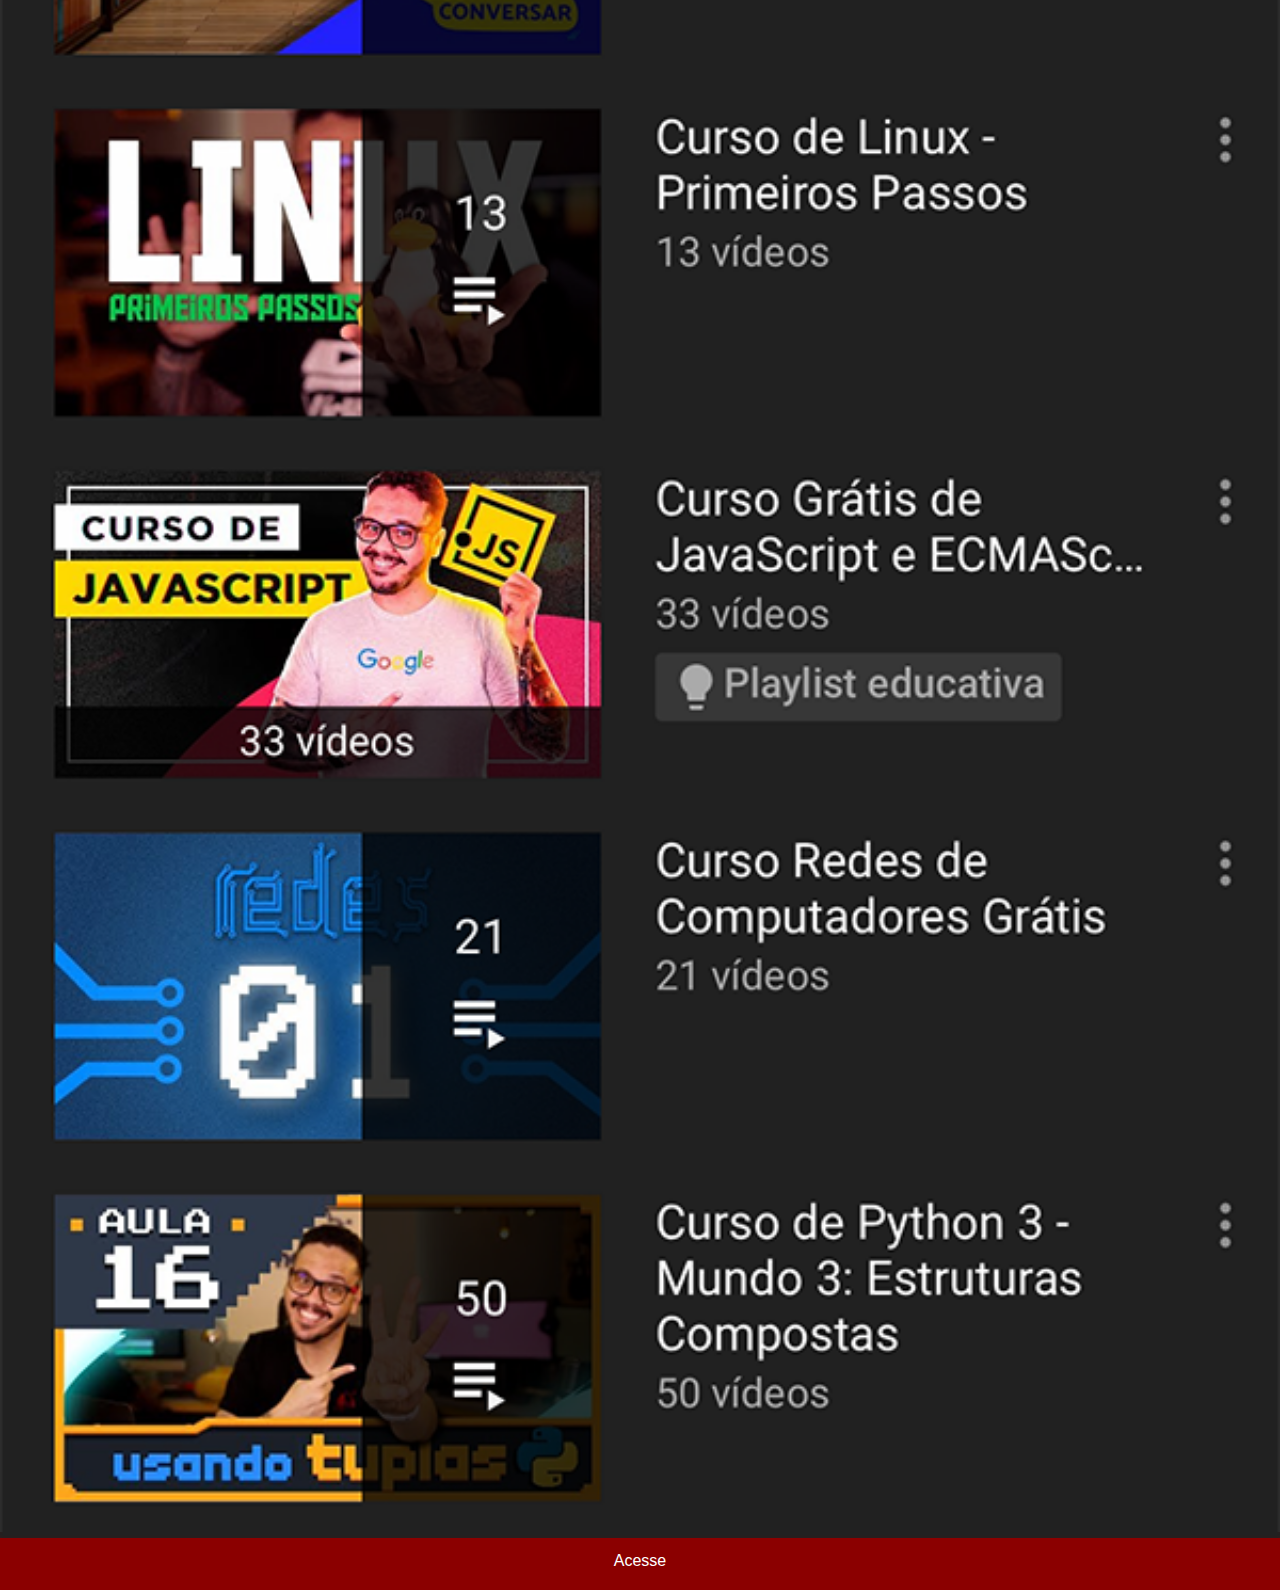
<file: youtube.html>
<!DOCTYPE html>
<html lang="pt-br">
  <head>
    <meta charset="UTF-8" />
    <meta name="viewport" content="width=device-width, initial-scale=1.0" />
    <title>YouTube</title>
    <link rel="stylesheet" href="estilos/social.css">
      </head>
  <body>
    <img src="imagens/tela-youtube.png" alt="YouTube" />
    <a
      href="https://www.youtube.com/c/CursoemV%C3%ADdeo/playlists"
      target="_blank"
      >Acesse</a
    >
  </body>
</html>
</file>
<file: estilos/style.css>
@charset "utf-8";
*{
    margin: 0;
    padding: 0;
}
html, body{
    height: 100vh;
    width: 100vw;
    background-color: black;
}
body{
    background: url(../imagens/fundo-madeira.jpg) no-repeat top center;
    background-size: cover;
}
main{
    position: relative;
    height: 100vh;
       
}
section#telefone{
    position: absolute;
    width: 311px;
    height: 627px;
    background-color: beige;
    top: 50%;
    left: 50%;
    transform: translate(-50%, -50%);
    background: url('../imagens/frame-iphone.png') no-repeat;
}
iframe#tela{
    position: relative;
    left: 23px;
    top: 81px;
    width: 268px;
    height: 470px;
    }
section#redes-sociais{
    text-align: right;
}
section#redes-sociais img{
    width: 50px;
    margin: 10px;
    border-radius: 50%;
    box-shadow: 2px 2px 5px rgba(0, 0, 0, 0.400);
    box-sizing: border-box;
    }
section#redes-sociais img:hover{
    border: 2px solid rgba(255, 255, 255, 0.619);
    transform: translate(-3px, -3px);
    box-shadow: 5px 5px 10px rgba(0, 0, 0, 0.566);
    transition: transform .3s;
}
</file>
<file: estilos/social.css>
@charset "utf-8";
* {
    margin: 0;
    padding: 0;
    font-family: Arial, Helvetica, sans-serif;
  }
 
  ::-webkit-scrollbar {
    width: 0px;
    height: 0px;
  }
  img {
    width: 100vw;
  }
  a {
    display: block;
    background-color: darkred;
    color: white;
    padding: 20px;
    text-align: center;
    text-decoration: none;
    margin-top: -10px;
  }
  a:hover{
    background-color: red;
  }
</file>
